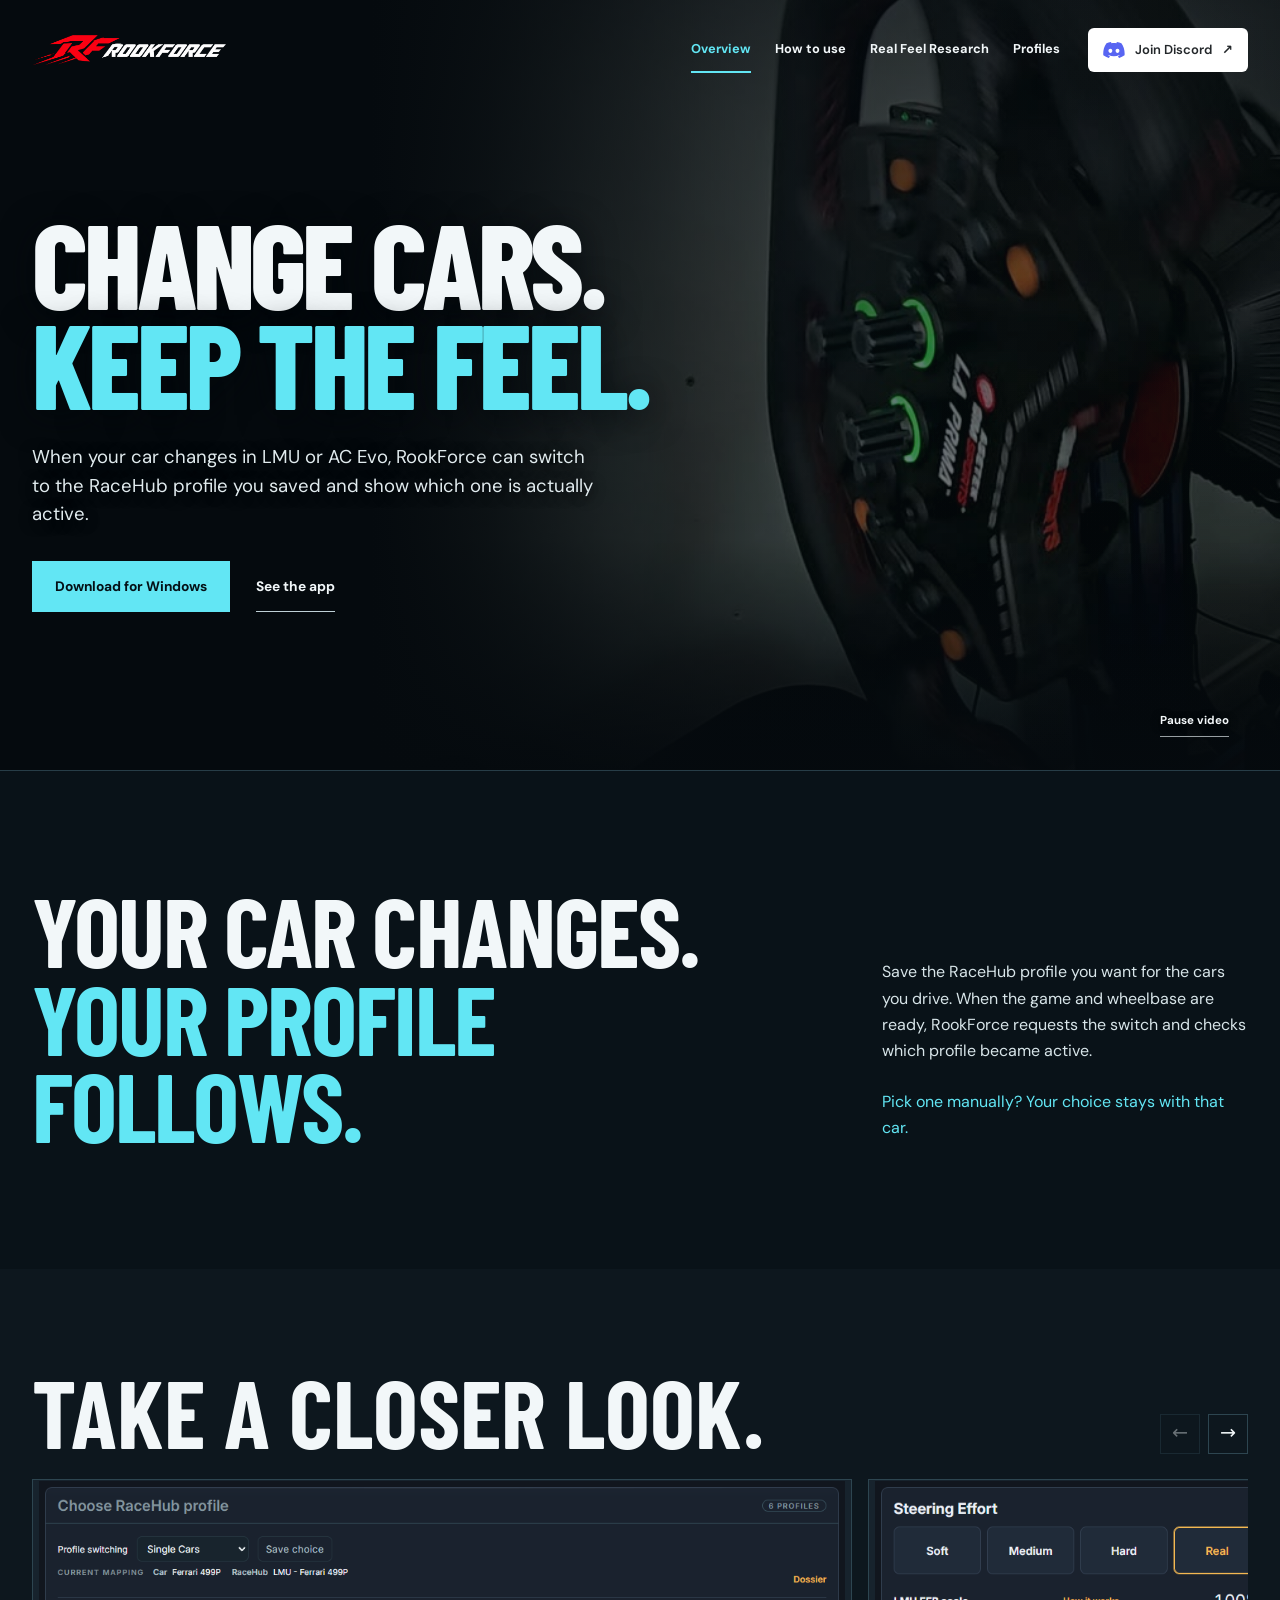
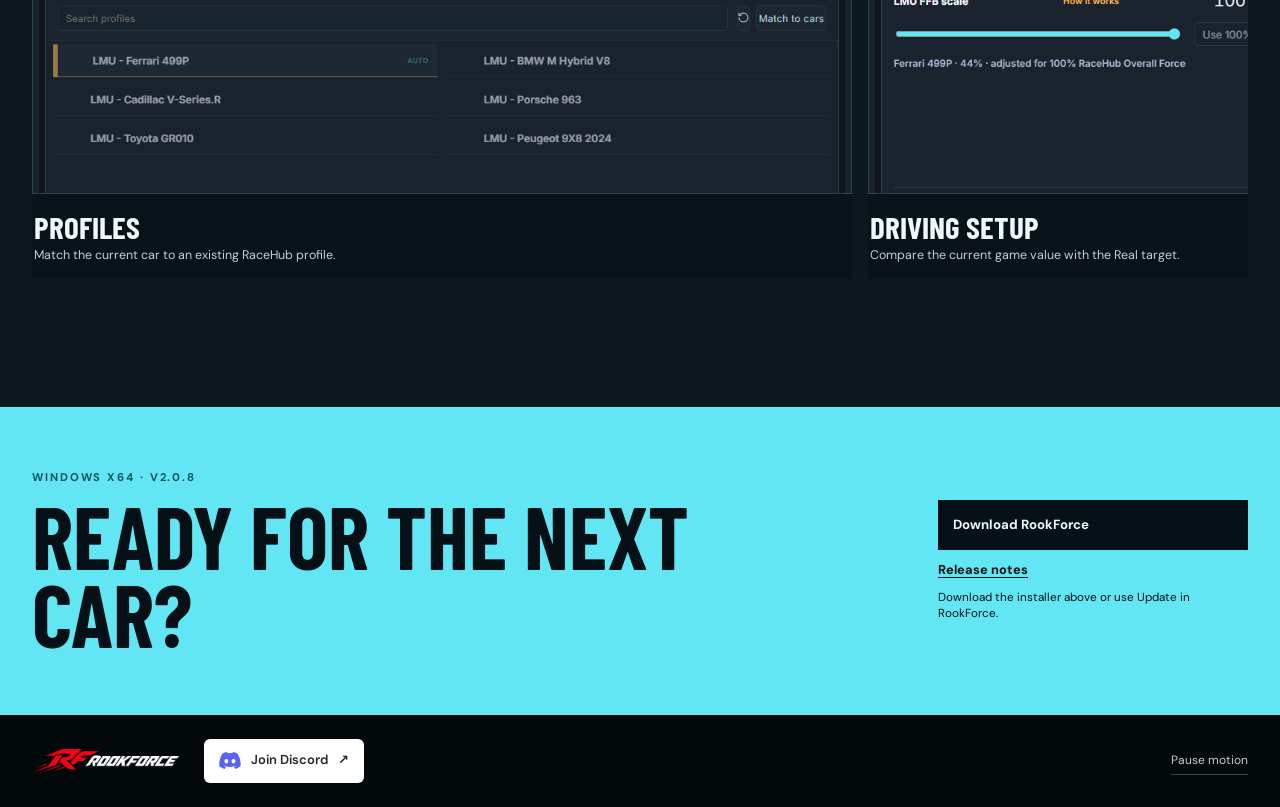
<file: index.html>
<!doctype html>
<html lang="en">
<head>
  <meta charset="utf-8">
  <meta name="viewport" content="width=device-width, initial-scale=1">
  <meta name="theme-color" content="#050a0e">
  <meta name="description" content="RookForce follows your car in LMU and AC Evo, switches to the RaceHub profile you saved when eligible, and checks what is active.">
  <title>RookForce — change cars, keep the feel</title>
  <link rel="icon" href="assets/favicon.svg" type="image/svg+xml">
  <link rel="stylesheet" href="styles.css">
  <link rel="stylesheet" href="research.css">
  <script src="story.js" defer></script>
  <link rel="stylesheet" href="community.css">
</head>
<body>
  <a class="skip-link" href="#main">Skip to content</a>
  <header class="site-header">
    <div class="wrap header-inner">
      <a class="brand" href="#top" aria-label="RookForce, back to top"><img src="assets/rookforce-logo.png" width="1474" height="248" alt="RookForce"></a>
      <nav class="site-nav" aria-label="Main navigation"><a href="index.html" aria-current="page">Overview</a><a href="guide.html">How to use</a><a href="research.html">Real Feel Research</a><a href="profiles.html">Profiles</a><a class="discord-link" href="https://discord.gg/UPVYArKnkH" target="_blank" rel="noopener noreferrer" aria-label="Join Rook Driving Suite Community on Discord (opens in a new tab)"><img src="assets/discord-mark.svg" width="22" height="17" alt="" aria-hidden="true">Join Discord<span aria-hidden="true">↗</span></a></nav>
    </div>
  </header>

  <main id="main">
    <section class="hero" id="top" aria-labelledby="hero-title">
      <div class="hero-film">
        <video class="hero-video" muted loop playsinline preload="metadata" poster="assets/wheel-response-poster.jpg" aria-label="Steering wheel in motion">
          <source src="assets/wheel-response-owner.mp4" type="video/mp4">
          Your browser cannot play this video.
        </video>
        <button class="film-toggle" type="button" aria-label="Play wheel video">Play video</button>
      </div>
      <div class="wrap hero-content">
        <div class="hero-copy">
          <h1 id="hero-title">Change cars.<br><em>Keep the feel.</em></h1>
          <p class="hero-summary">When your car changes in LMU or AC Evo, RookForce can switch to the RaceHub profile you saved and show which one is actually active.</p>
          <div class="hero-actions">
            <a class="button-primary" href="#download">Download for Windows</a>
            <a class="button-quiet" href="#workspace">See the app</a>
          </div>
        </div>
      </div>
    </section>

    <section class="switcher-section" id="auto-switcher" aria-labelledby="switcher-title">
      <div class="wrap switcher-inner">
        <h2 id="switcher-title">Your car changes.<br><em>Your profile follows.</em></h2>
        <div class="switcher-copy">
          <p>Save the RaceHub profile you want for the cars you drive. When the game and wheelbase are ready, RookForce requests the switch and checks which profile became active.</p>
          <p>Pick one manually? Your choice stays with that car.</p>
        </div>
      </div>
    </section>

    <section class="workspace-section" id="workspace" aria-labelledby="workspace-title">
      <div class="wrap">
        <div class="section-heading workspace-heading">
          <div><h2 id="workspace-title">Take a closer look.</h2></div>
          <div class="rail-controls">
            <button class="rail-button" type="button" data-direction="-1" aria-label="Previous screenshots">←</button>
            <button class="rail-button" type="button" data-direction="1" aria-label="Next screenshots">→</button>
          </div>
        </div>
        <div class="screenshot-rail" role="region" aria-label="RookForce screenshots" tabindex="0">
          <figure class="shot-card">
            <button class="shot-open" type="button" aria-label="View Profiles screenshot"><img src="assets/capture-profiles-2.0.3.png" width="1080" height="504" alt="Profiles screen with Single Cars selected and an example Ferrari 499P mapping" loading="lazy"></button>
            <figcaption><h3>Profiles</h3><p>Match the current car to an existing RaceHub profile.</p></figcaption>
          </figure>
          <figure class="shot-card">
            <button class="shot-open" type="button" aria-label="View Driving setup screenshot"><img src="assets/capture-driving-2.0.3.png" width="1080" height="504" alt="Driving setup showing Real steering effort and the LMU force feedback scale" loading="lazy"></button>
            <figcaption><h3>Driving setup</h3><p>Compare the current game value with the Real target.</p></figcaption>
          </figure>
          <figure class="shot-card">
            <button class="shot-open" type="button" aria-label="View Hardware screenshot"><img src="assets/capture-hardware-2.0.3.png" width="1080" height="498" alt="Hardware view showing connected devices and Forte wheelbase settings" loading="lazy"></button>
            <figcaption><h3>Hardware</h3><p>Check connected devices and wheelbase settings.</p></figcaption>
          </figure>
          <figure class="shot-card">
            <button class="shot-open" type="button" aria-label="View Game settings screenshot"><img src="assets/capture-game-settings-2.0.3.png" width="1080" height="316" alt="LMU Game settings with force feedback smoothing, CSV tools, and Overrides" loading="lazy"></button>
            <figcaption><h3>Game settings</h3><p>Review LMU values, edit recommendations via CSV, or set effect overrides.</p></figcaption>
          </figure>
        </div>
      </div>
    </section>

    <section class="download-section" id="download" aria-labelledby="download-title">
      <div class="wrap download-inner">
        <div><span class="download-eyebrow">Windows x64 · v2.0.8</span><h2 id="download-title">Ready for the next car?</h2></div>
        <div class="download-action">
          <a class="download-primary" href="https://github.com/convexrook2/RookForce-Releases/releases/download/v2.0.8/RookForce-Setup-2.0.8.exe">Download RookForce</a>
          <a class="release-link" href="https://github.com/convexrook2/RookForce-Releases/releases/tag/v2.0.8">Release notes</a>
          <p>Download the installer above or use Update in RookForce.</p>
        </div>
      </div>
    </section>
  </main>
  <dialog class="image-modal" aria-labelledby="modal-title" aria-describedby="modal-description">
    <div class="modal-bar">
      <div><span class="eyebrow">Screenshot <span id="modal-count"></span></span><h2 id="modal-title"></h2></div>
      <button class="modal-close" type="button" aria-label="Close screenshot">×</button>
    </div>
    <div class="modal-image-stage"><img class="modal-image" alt=""></div>
    <div class="modal-bottom">
      <p id="modal-description"></p>
      <div class="modal-actions">
        <button class="modal-zoom" type="button" aria-pressed="false">Zoom in</button>
        <button class="modal-prev" type="button" aria-label="Previous screenshot">←</button>
        <button class="modal-next" type="button" aria-label="Next screenshot">→</button>
      </div>
    </div>
  </dialog>
  <footer class="site-footer">
    <div class="wrap footer-inner">
      <a class="footer-brand" href="#top" aria-label="RookForce, back to top"><img src="assets/rookforce-logo.png" width="1474" height="248" alt="RookForce"></a>
      <a class="discord-link" href="https://discord.gg/UPVYArKnkH" target="_blank" rel="noopener noreferrer" aria-label="Join Rook Driving Suite Community on Discord (opens in a new tab)"><img src="assets/discord-mark.svg" width="22" height="17" alt="" aria-hidden="true">Join Discord<span aria-hidden="true">↗</span></a>
      <button class="motion-toggle" type="button" aria-pressed="false">Pause motion</button>
    </div>
  </footer>
</body>
</html>
</file>
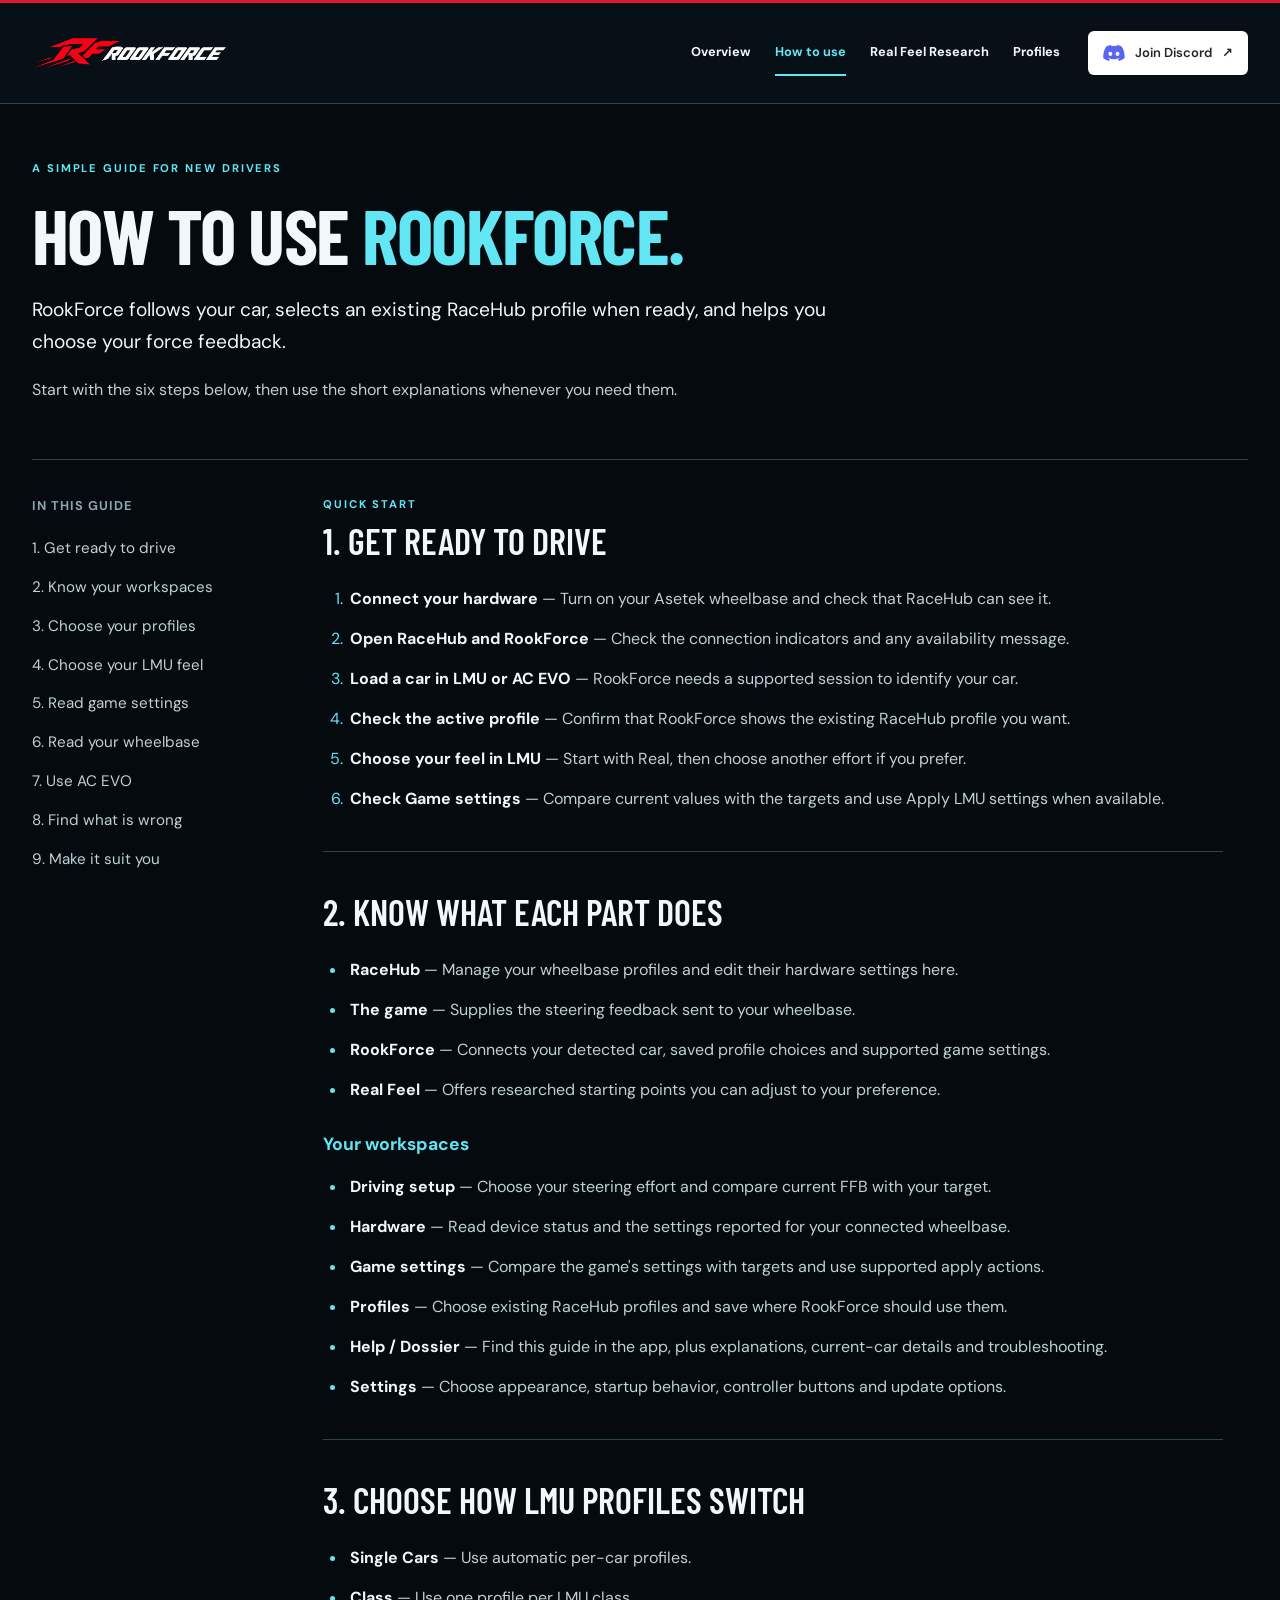
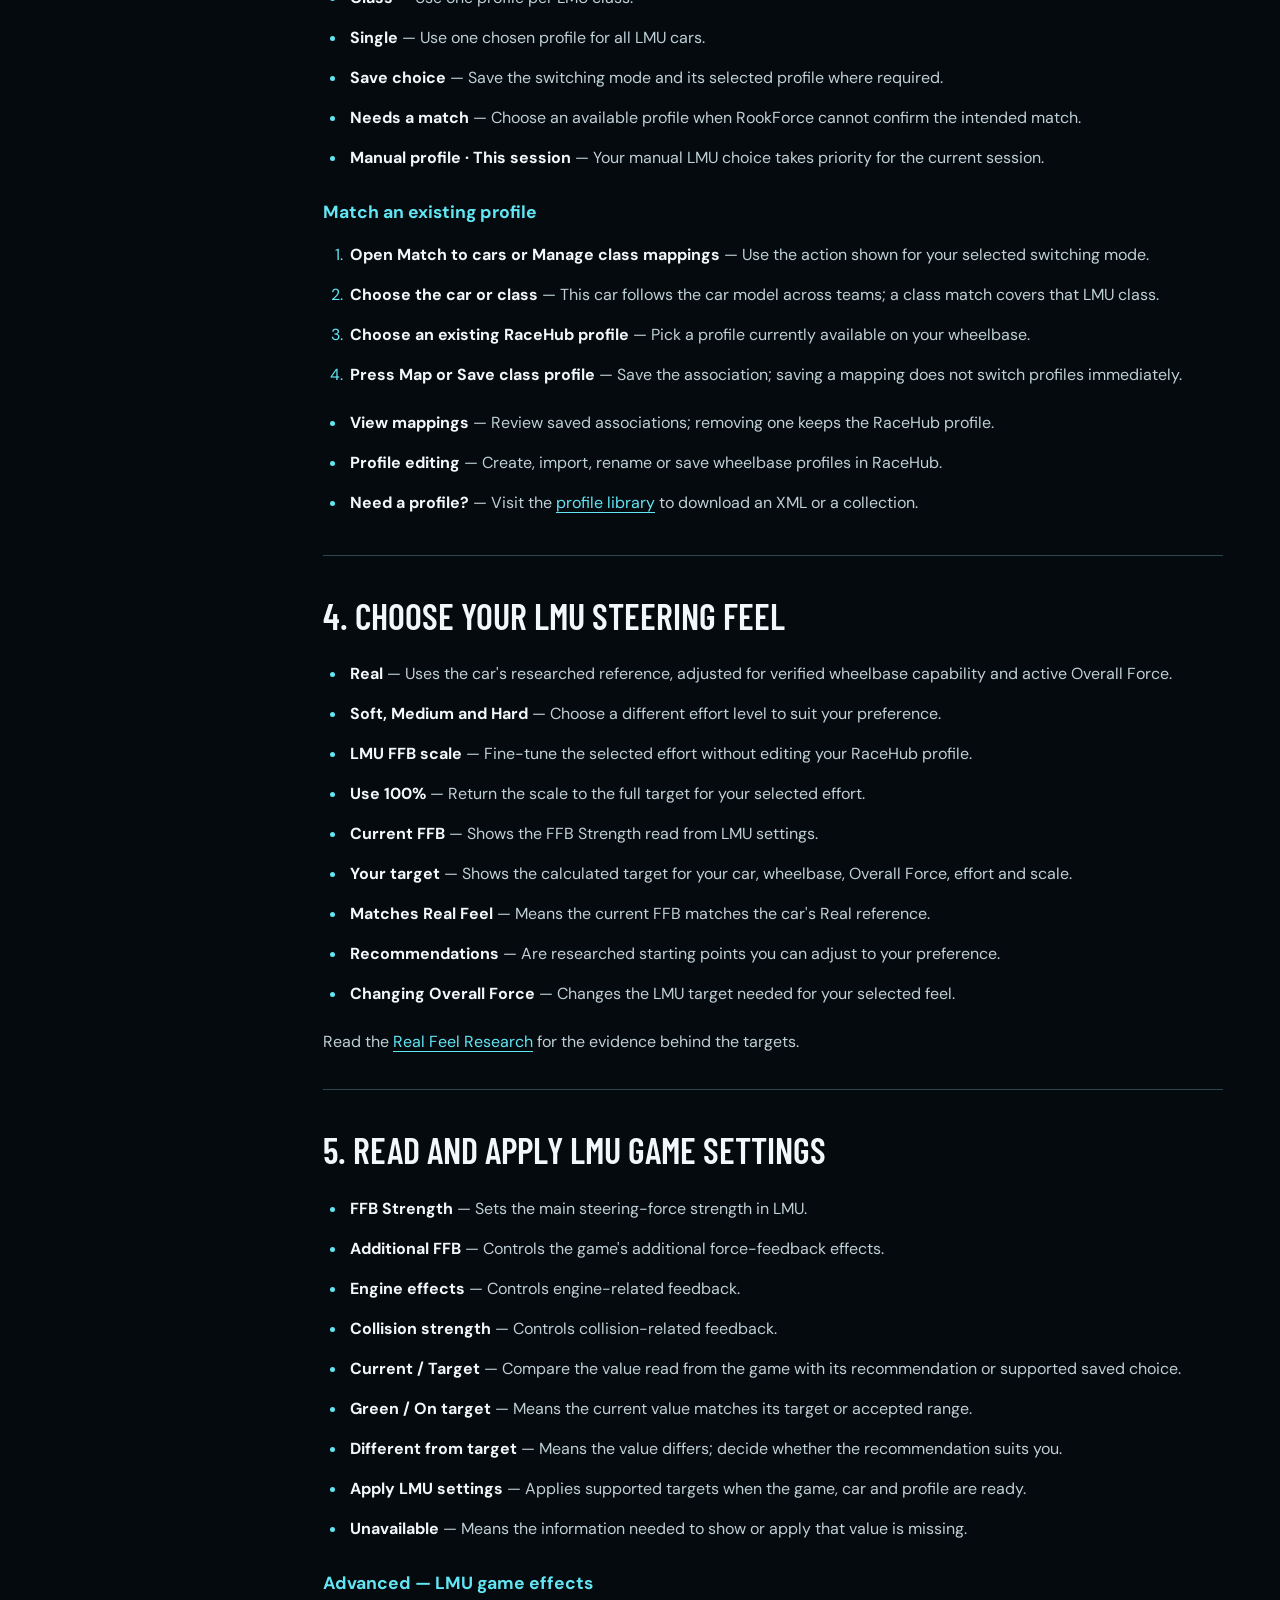
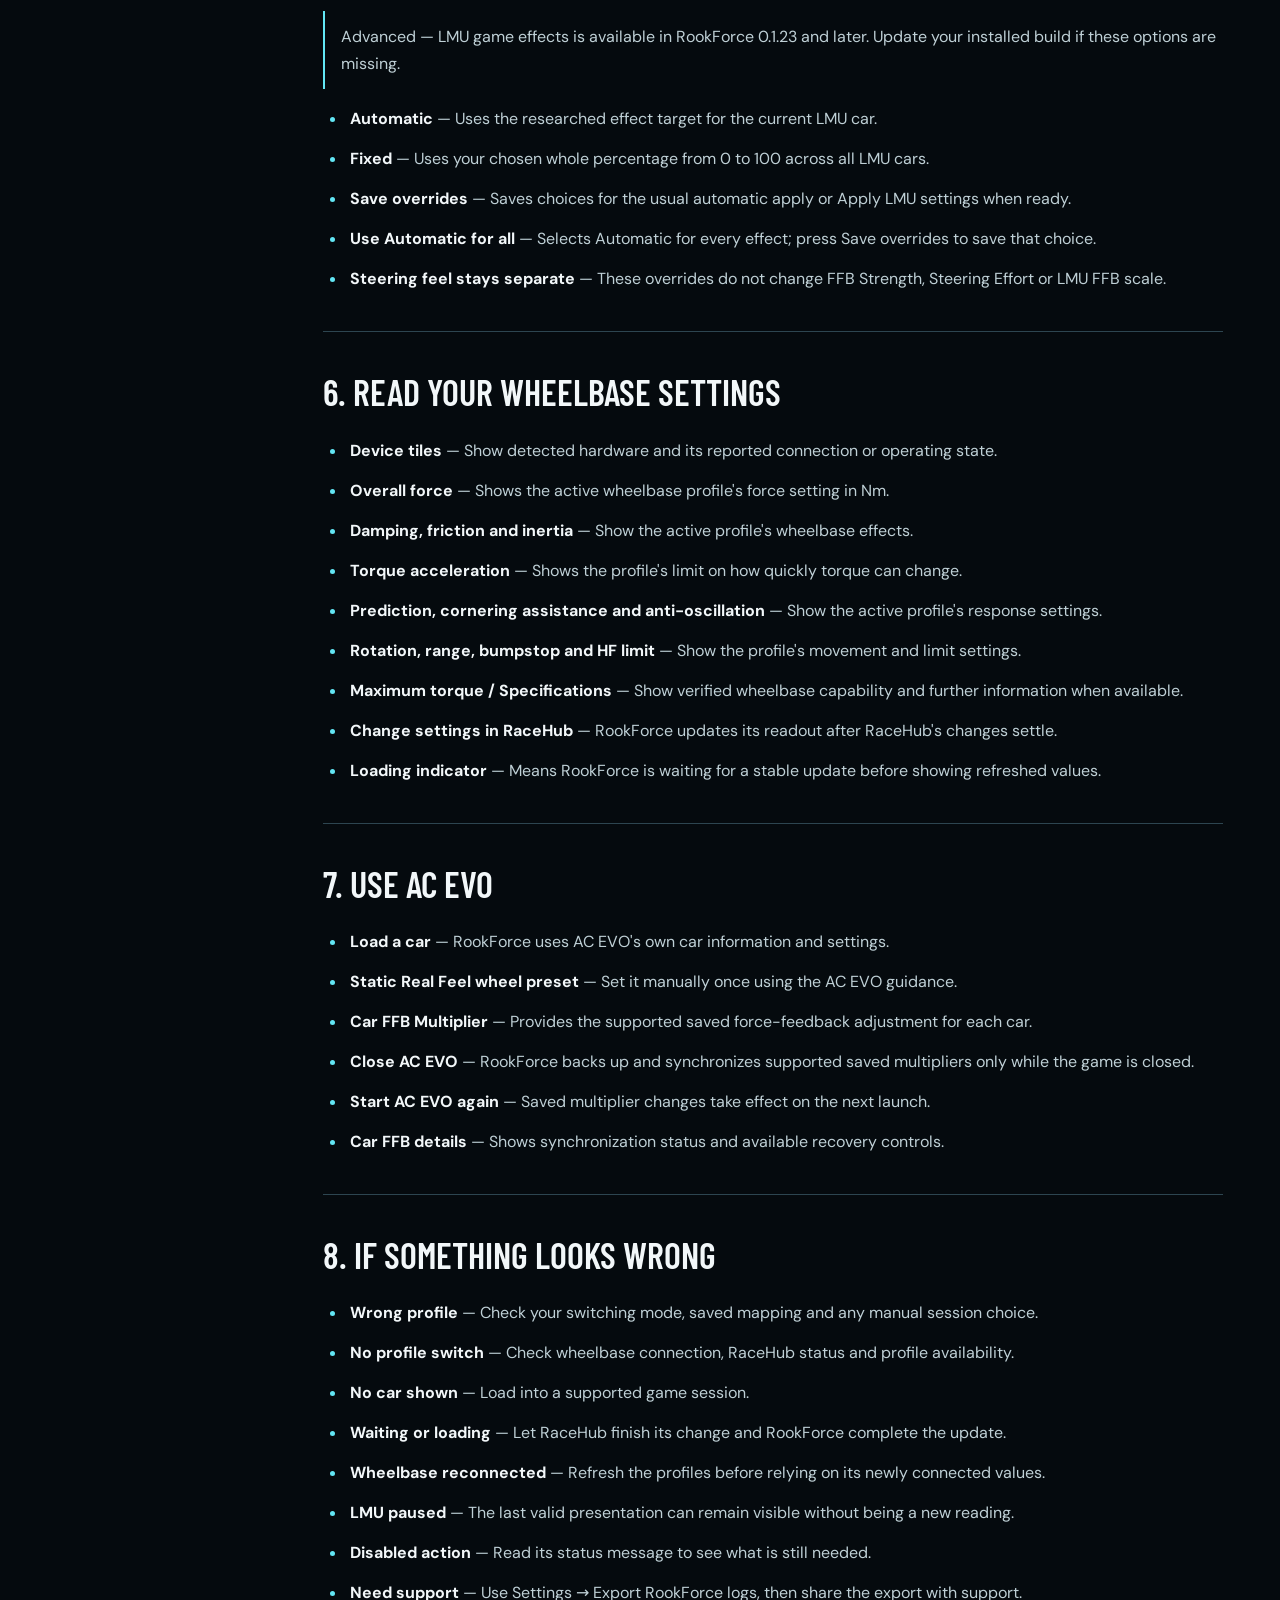
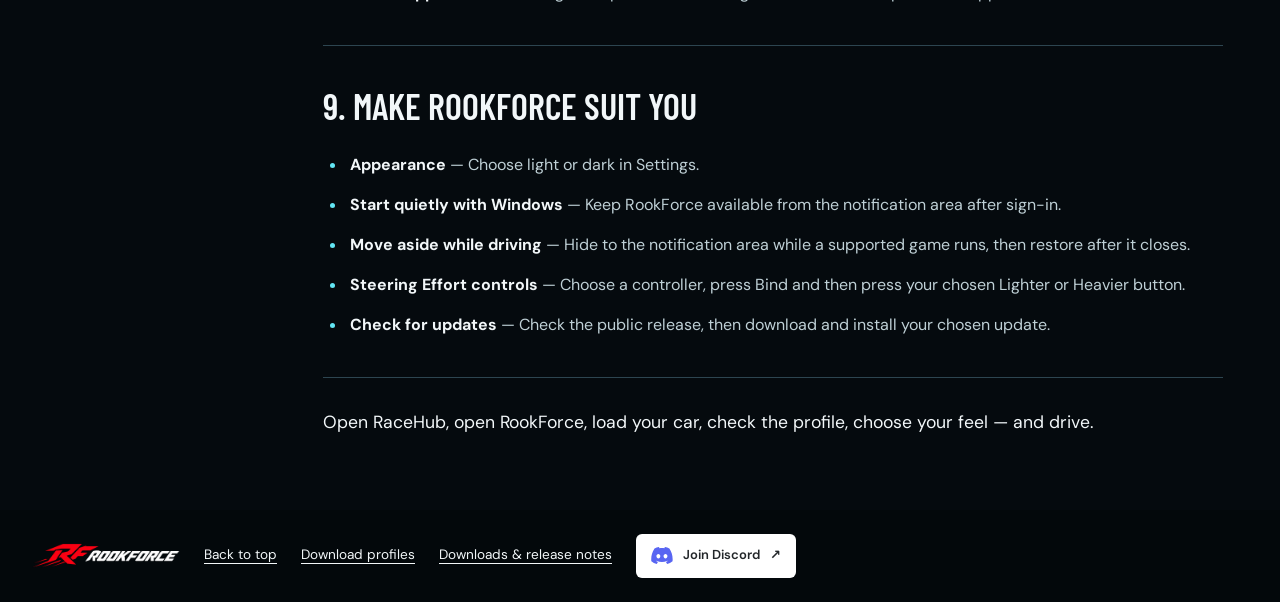
<file: guide.html>
<!doctype html>
<html lang="en">
<head>
  <meta charset="utf-8">
  <meta name="viewport" content="width=device-width, initial-scale=1">
  <meta name="theme-color" content="#050a0e">
  <meta name="description" content="A simple RookForce how-to guide: get started, choose RaceHub profiles, understand Real Feel, adjust LMU settings and use AC EVO.">
  <title>How to use RookForce — Driver guide</title>
  <link rel="icon" href="assets/favicon.svg" type="image/svg+xml">
  <link rel="stylesheet" href="styles.css">
  <link rel="stylesheet" href="research.css">
  <link rel="stylesheet" href="guide.css">
  <link rel="stylesheet" href="community.css">
</head>
<body class="guide-page">
  <a class="skip-link" href="#main">Skip to content</a>
  <header class="site-header">
    <div class="wrap header-inner">
      <a class="brand" href="index.html" aria-label="RookForce overview"><img src="assets/rookforce-logo.png" width="1474" height="248" alt="RookForce"></a>
      <nav class="site-nav" aria-label="Main navigation"><a href="index.html">Overview</a><a href="guide.html" aria-current="page">How to use</a><a href="research.html">Real Feel Research</a><a href="profiles.html">Profiles</a><a class="discord-link" href="https://discord.gg/UPVYArKnkH" target="_blank" rel="noopener noreferrer" aria-label="Join Rook Driving Suite Community on Discord (opens in a new tab)"><img src="assets/discord-mark.svg" width="22" height="17" alt="" aria-hidden="true">Join Discord<span aria-hidden="true">↗</span></a></nav>
    </div>
  </header>
  <main id="main" class="wrap guide-main">
    <section class="guide-intro" aria-labelledby="guide-title">
      <span class="eyebrow">A simple guide for new drivers</span>
      <h1 id="guide-title">How to use <em>RookForce.</em></h1>
      <p class="guide-lead">RookForce follows your car, selects an existing RaceHub profile when ready, and helps you choose your force feedback.</p>
      <p>Start with the six steps below, then use the short explanations whenever you need them.</p>
    </section>
    <div class="guide-layout">
      <nav class="guide-topics" aria-label="Guide topics">
        <h2>In this guide</h2>
        <a href="#quick-start">1. Get ready to drive</a>
        <a href="#workspaces">2. Know your workspaces</a>
        <a href="#profiles">3. Choose your profiles</a>
        <a href="#lmu-feel">4. Choose your LMU feel</a>
        <a href="#game-settings">5. Read game settings</a>
        <a href="#hardware">6. Read your wheelbase</a>
        <a href="#ac-evo">7. Use AC EVO</a>
        <a href="#troubleshooting">8. Find what is wrong</a>
        <a href="#preferences">9. Make it suit you</a>
      </nav>
      <div class="guide-content">
        <section id="quick-start" class="guide-section" aria-labelledby="quick-start-title">
          <span class="eyebrow">Quick start</span>
          <h2 id="quick-start-title">1. Get ready to drive</h2>
          <ol>
            <li><strong>Connect your hardware</strong> — Turn on your Asetek wheelbase and check that RaceHub can see it.</li>
            <li><strong>Open RaceHub and RookForce</strong> — Check the connection indicators and any availability message.</li>
            <li><strong>Load a car in LMU or AC EVO</strong> — RookForce needs a supported session to identify your car.</li>
            <li><strong>Check the active profile</strong> — Confirm that RookForce shows the existing RaceHub profile you want.</li>
            <li><strong>Choose your feel in LMU</strong> — Start with Real, then choose another effort if you prefer.</li>
            <li><strong>Check Game settings</strong> — Compare current values with the targets and use Apply LMU settings when available.</li>
          </ol>
        </section>
        <section id="workspaces" class="guide-section" aria-labelledby="workspaces-title">
          <h2 id="workspaces-title">2. Know what each part does</h2>
          <ul>
            <li><strong>RaceHub</strong> — Manage your wheelbase profiles and edit their hardware settings here.</li>
            <li><strong>The game</strong> — Supplies the steering feedback sent to your wheelbase.</li>
            <li><strong>RookForce</strong> — Connects your detected car, saved profile choices and supported game settings.</li>
            <li><strong>Real Feel</strong> — Offers researched starting points you can adjust to your preference.</li>
          </ul>
          <h3>Your workspaces</h3>
          <ul>
            <li><strong>Driving setup</strong> — Choose your steering effort and compare current FFB with your target.</li>
            <li><strong>Hardware</strong> — Read device status and the settings reported for your connected wheelbase.</li>
            <li><strong>Game settings</strong> — Compare the game's settings with targets and use supported apply actions.</li>
            <li><strong>Profiles</strong> — Choose existing RaceHub profiles and save where RookForce should use them.</li>
            <li><strong>Help / Dossier</strong> — Find this guide in the app, plus explanations, current-car details and troubleshooting.</li>
            <li><strong>Settings</strong> — Choose appearance, startup behavior, controller buttons and update options.</li>
          </ul>
        </section>
        <section id="profiles" class="guide-section" aria-labelledby="profiles-title">
          <h2 id="profiles-title">3. Choose how LMU profiles switch</h2>
          <ul>
            <li><strong>Single Cars</strong> — Use automatic per-car profiles.</li>
            <li><strong>Class</strong> — Use one profile per LMU class.</li>
            <li><strong>Single</strong> — Use one chosen profile for all LMU cars.</li>
            <li><strong>Save choice</strong> — Save the switching mode and its selected profile where required.</li>
            <li><strong>Needs a match</strong> — Choose an available profile when RookForce cannot confirm the intended match.</li>
            <li><strong>Manual profile · This session</strong> — Your manual LMU choice takes priority for the current session.</li>
          </ul>
          <h3>Match an existing profile</h3>
          <ol>
            <li><strong>Open Match to cars or Manage class mappings</strong> — Use the action shown for your selected switching mode.</li>
            <li><strong>Choose the car or class</strong> — This car follows the car model across teams; a class match covers that LMU class.</li>
            <li><strong>Choose an existing RaceHub profile</strong> — Pick a profile currently available on your wheelbase.</li>
            <li><strong>Press Map or Save class profile</strong> — Save the association; saving a mapping does not switch profiles immediately.</li>
          </ol>
          <ul>
            <li><strong>View mappings</strong> — Review saved associations; removing one keeps the RaceHub profile.</li>
            <li><strong>Profile editing</strong> — Create, import, rename or save wheelbase profiles in RaceHub.</li>
            <li><strong>Need a profile?</strong> — Visit the <a href="profiles.html">profile library</a> to download an XML or a collection.</li>
          </ul>
        </section>
        <section id="lmu-feel" class="guide-section" aria-labelledby="lmu-feel-title">
          <h2 id="lmu-feel-title">4. Choose your LMU steering feel</h2>
          <ul>
            <li><strong>Real</strong> — Uses the car's researched reference, adjusted for verified wheelbase capability and active Overall Force.</li>
            <li><strong>Soft, Medium and Hard</strong> — Choose a different effort level to suit your preference.</li>
            <li><strong>LMU FFB scale</strong> — Fine-tune the selected effort without editing your RaceHub profile.</li>
            <li><strong>Use 100%</strong> — Return the scale to the full target for your selected effort.</li>
            <li><strong>Current FFB</strong> — Shows the FFB Strength read from LMU settings.</li>
            <li><strong>Your target</strong> — Shows the calculated target for your car, wheelbase, Overall Force, effort and scale.</li>
            <li><strong>Matches Real Feel</strong> — Means the current FFB matches the car's Real reference.</li>
            <li><strong>Recommendations</strong> — Are researched starting points you can adjust to your preference.</li>
            <li><strong>Changing Overall Force</strong> — Changes the LMU target needed for your selected feel.</li>
          </ul>
          <p>Read the <a href="research.html">Real Feel Research</a> for the evidence behind the targets.</p>
        </section>
        <section id="game-settings" class="guide-section" aria-labelledby="game-settings-title">
          <h2 id="game-settings-title">5. Read and apply LMU game settings</h2>
          <ul>
            <li><strong>FFB Strength</strong> — Sets the main steering-force strength in LMU.</li>
            <li><strong>Additional FFB</strong> — Controls the game's additional force-feedback effects.</li>
            <li><strong>Engine effects</strong> — Controls engine-related feedback.</li>
            <li><strong>Collision strength</strong> — Controls collision-related feedback.</li>
            <li><strong>Current / Target</strong> — Compare the value read from the game with its recommendation or supported saved choice.</li>
            <li><strong>Green / On target</strong> — Means the current value matches its target or accepted range.</li>
            <li><strong>Different from target</strong> — Means the value differs; decide whether the recommendation suits you.</li>
            <li><strong>Apply LMU settings</strong> — Applies supported targets when the game, car and profile are ready.</li>
            <li><strong>Unavailable</strong> — Means the information needed to show or apply that value is missing.</li>
          </ul>
          <h3>Advanced — LMU game effects</h3>
          <p class="guide-note">Advanced — LMU game effects is available in RookForce 0.1.23 and later. Update your installed build if these options are missing.</p>
          <ul>
            <li><strong>Automatic</strong> — Uses the researched effect target for the current LMU car.</li>
            <li><strong>Fixed</strong> — Uses your chosen whole percentage from 0 to 100 across all LMU cars.</li>
            <li><strong>Save overrides</strong> — Saves choices for the usual automatic apply or Apply LMU settings when ready.</li>
            <li><strong>Use Automatic for all</strong> — Selects Automatic for every effect; press Save overrides to save that choice.</li>
            <li><strong>Steering feel stays separate</strong> — These overrides do not change FFB Strength, Steering Effort or LMU FFB scale.</li>
          </ul>
        </section>
        <section id="hardware" class="guide-section" aria-labelledby="hardware-title">
          <h2 id="hardware-title">6. Read your wheelbase settings</h2>
          <ul>
            <li><strong>Device tiles</strong> — Show detected hardware and its reported connection or operating state.</li>
            <li><strong>Overall force</strong> — Shows the active wheelbase profile's force setting in Nm.</li>
            <li><strong>Damping, friction and inertia</strong> — Show the active profile's wheelbase effects.</li>
            <li><strong>Torque acceleration</strong> — Shows the profile's limit on how quickly torque can change.</li>
            <li><strong>Prediction, cornering assistance and anti-oscillation</strong> — Show the active profile's response settings.</li>
            <li><strong>Rotation, range, bumpstop and HF limit</strong> — Show the profile's movement and limit settings.</li>
            <li><strong>Maximum torque / Specifications</strong> — Show verified wheelbase capability and further information when available.</li>
            <li><strong>Change settings in RaceHub</strong> — RookForce updates its readout after RaceHub's changes settle.</li>
            <li><strong>Loading indicator</strong> — Means RookForce is waiting for a stable update before showing refreshed values.</li>
          </ul>
        </section>
        <section id="ac-evo" class="guide-section" aria-labelledby="ac-evo-title">
          <h2 id="ac-evo-title">7. Use AC EVO</h2>
          <ul>
            <li><strong>Load a car</strong> — RookForce uses AC EVO's own car information and settings.</li>
            <li><strong>Static Real Feel wheel preset</strong> — Set it manually once using the AC EVO guidance.</li>
            <li><strong>Car FFB Multiplier</strong> — Provides the supported saved force-feedback adjustment for each car.</li>
            <li><strong>Close AC EVO</strong> — RookForce backs up and synchronizes supported saved multipliers only while the game is closed.</li>
            <li><strong>Start AC EVO again</strong> — Saved multiplier changes take effect on the next launch.</li>
            <li><strong>Car FFB details</strong> — Shows synchronization status and available recovery controls.</li>
          </ul>
        </section>
        <section id="troubleshooting" class="guide-section" aria-labelledby="troubleshooting-title">
          <h2 id="troubleshooting-title">8. If something looks wrong</h2>
          <ul>
            <li><strong>Wrong profile</strong> — Check your switching mode, saved mapping and any manual session choice.</li>
            <li><strong>No profile switch</strong> — Check wheelbase connection, RaceHub status and profile availability.</li>
            <li><strong>No car shown</strong> — Load into a supported game session.</li>
            <li><strong>Waiting or loading</strong> — Let RaceHub finish its change and RookForce complete the update.</li>
            <li><strong>Wheelbase reconnected</strong> — Refresh the profiles before relying on its newly connected values.</li>
            <li><strong>LMU paused</strong> — The last valid presentation can remain visible without being a new reading.</li>
            <li><strong>Disabled action</strong> — Read its status message to see what is still needed.</li>
            <li><strong>Need support</strong> — Use Settings → Export RookForce logs, then share the export with support.</li>
          </ul>
        </section>
        <section id="preferences" class="guide-section" aria-labelledby="preferences-title">
          <h2 id="preferences-title">9. Make RookForce suit you</h2>
          <ul>
            <li><strong>Appearance</strong> — Choose light or dark in Settings.</li>
            <li><strong>Start quietly with Windows</strong> — Keep RookForce available from the notification area after sign-in.</li>
            <li><strong>Move aside while driving</strong> — Hide to the notification area while a supported game runs, then restore after it closes.</li>
            <li><strong>Steering Effort controls</strong> — Choose a controller, press Bind and then press your chosen Lighter or Heavier button.</li>
            <li><strong>Check for updates</strong> — Check the public release, then download and install your chosen update.</li>
          </ul>
        </section>
        <p class="guide-summary">Open RaceHub, open RookForce, load your car, check the profile, choose your feel — and drive.</p>
      </div>
    </div>
  </main>
  <footer class="site-footer">
    <div class="wrap footer-inner">
      <a class="footer-brand" href="index.html" aria-label="RookForce overview"><img src="assets/rookforce-logo.png" width="1474" height="248" alt="RookForce"></a>
      <a href="#main">Back to top</a>
      <a href="profiles.html">Download profiles</a>
      <a href="https://github.com/convexrook2/RookForce-Releases/releases/latest">Downloads &amp; release notes</a>
      <a class="discord-link" href="https://discord.gg/UPVYArKnkH" target="_blank" rel="noopener noreferrer" aria-label="Join Rook Driving Suite Community on Discord (opens in a new tab)"><img src="assets/discord-mark.svg" width="22" height="17" alt="" aria-hidden="true">Join Discord<span aria-hidden="true">↗</span></a>
    </div>
  </footer>
</body>
</html>
</file>
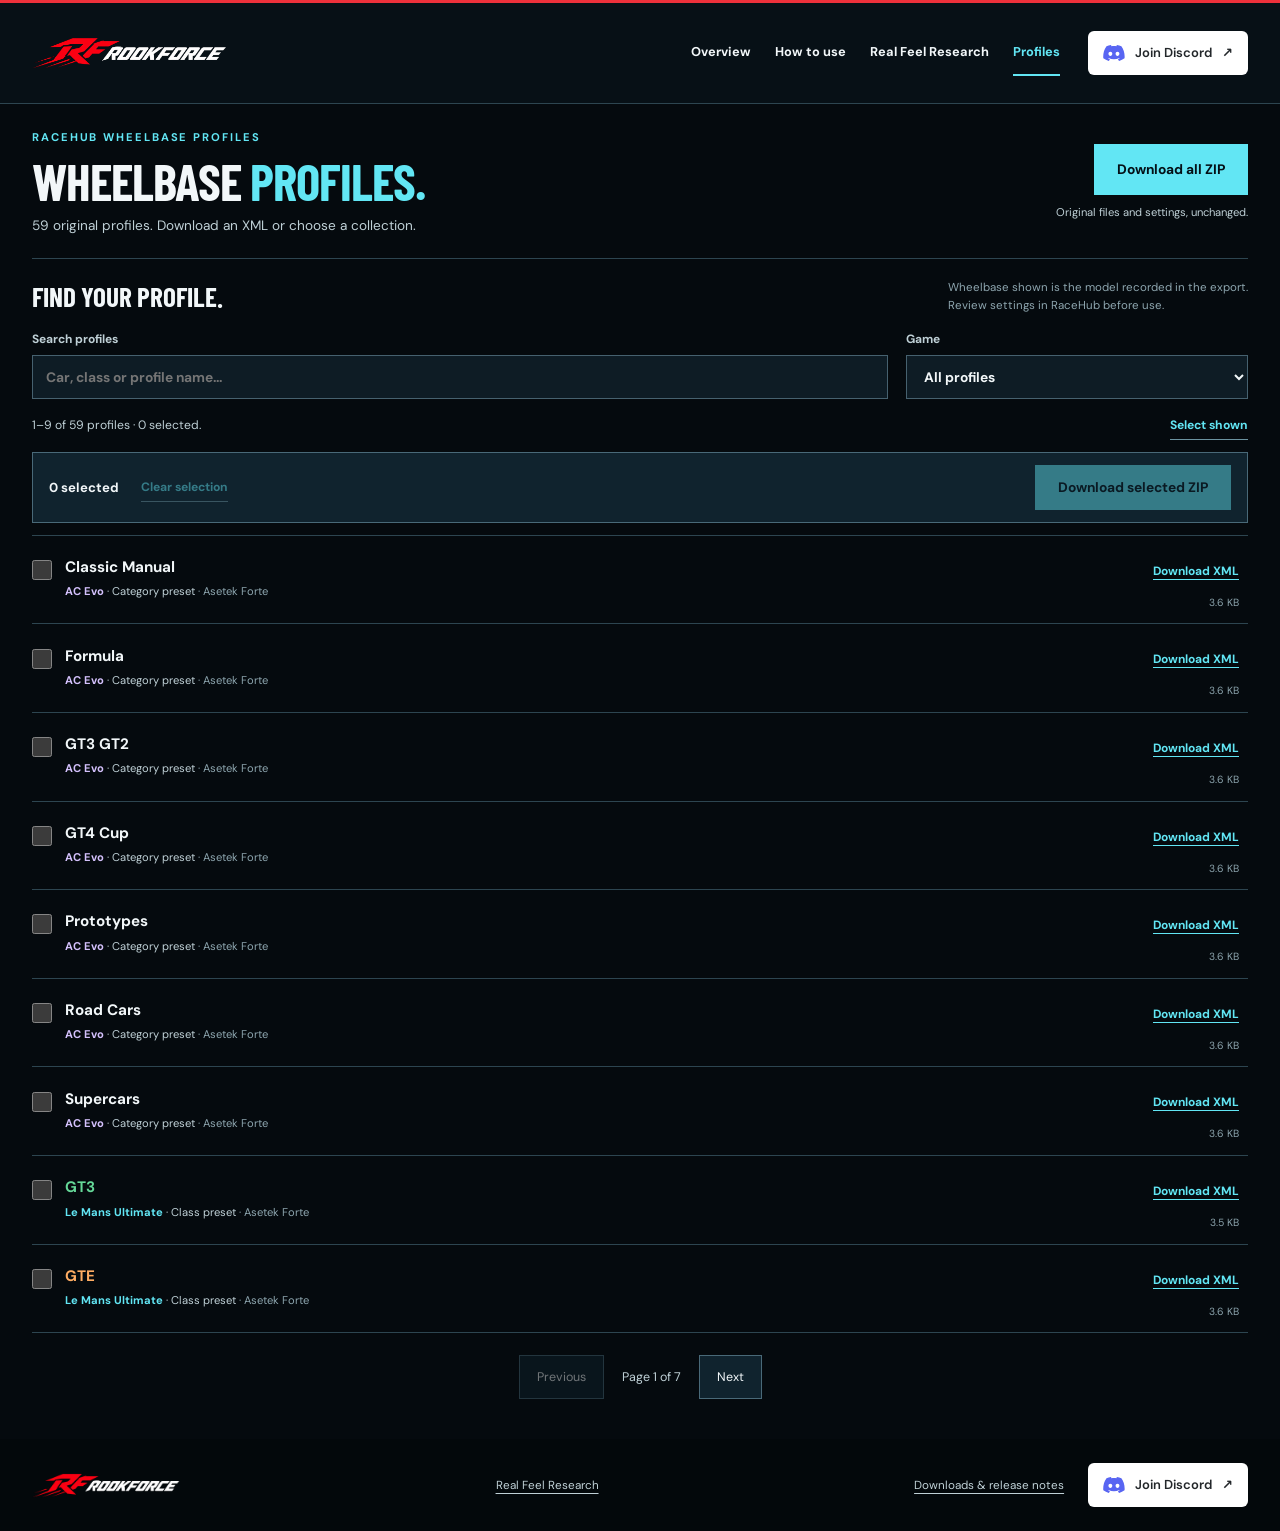
<file: profiles.html>
<!doctype html>
<html lang="en">
<head>
  <meta charset="utf-8">
  <meta name="viewport" content="width=device-width, initial-scale=1">
  <meta name="theme-color" content="#050a0e">
  <meta name="description" content="Download original RaceHub wheelbase profiles for Le Mans Ultimate, AC Evo and class presets. Choose individual XML files or a collection in one ZIP.">
  <title>Wheelbase Profiles — RookForce</title>
  <link rel="icon" href="assets/favicon.svg" type="image/svg+xml">
  <link rel="stylesheet" href="styles.css">
  <link rel="stylesheet" href="research.css">
  <link rel="stylesheet" href="profiles.css">
  <script type="module" src="profiles.js"></script>
  <link rel="stylesheet" href="community.css">
</head>
<body class="profiles-page">
  <a class="skip-link" href="#main">Skip to content</a>
  <header class="site-header"><div class="wrap header-inner">
    <a class="brand" href="index.html" aria-label="RookForce overview"><img src="assets/rookforce-logo.png" width="1474" height="248" alt="RookForce"></a>
    <nav class="site-nav" aria-label="Main navigation"><a href="index.html">Overview</a><a href="guide.html">How to use</a><a href="research.html">Real Feel Research</a><a href="profiles.html" aria-current="page">Profiles</a><a class="discord-link" href="https://discord.gg/UPVYArKnkH" target="_blank" rel="noopener noreferrer" aria-label="Join Rook Driving Suite Community on Discord (opens in a new tab)"><img src="assets/discord-mark.svg" width="22" height="17" alt="" aria-hidden="true">Join Discord<span aria-hidden="true">↗</span></a></nav>
  </div></header>
  <main id="main" class="wrap profiles-main">
    <section class="profiles-intro" aria-labelledby="profiles-title">
      <div><span class="eyebrow">RaceHub wheelbase profiles</span><h1 id="profiles-title">Wheelbase <em>profiles.</em></h1><p>59 original profiles. Download an XML or choose a collection.</p></div>
      <aside class="profiles-all"><a class="button-primary" href="profiles/RookForce-Wheelbase-Profiles.zip" download="RookForce-Wheelbase-Profiles.zip">Download all ZIP</a><p>Original files and settings, unchanged.</p></aside>
    </section>
    <section class="profiles-library" aria-labelledby="library-title">
      <div class="profiles-heading"><h2 id="library-title">Find your profile.</h2><p>Wheelbase shown is the model recorded in the export.<br>Review settings in RaceHub before use.</p></div>
      <div class="profiles-filters">
        <label>Search profiles<input id="profile-search" type="search" placeholder="Car, class or profile name…" autocomplete="off"></label>
        <label>Game<select id="profile-game"><option value="">All profiles</option><option>Le Mans Ultimate</option><option>AC Evo</option></select></label>
      </div>
      <div class="profiles-list-tools"><p id="profile-status" role="status" aria-live="polite">Loading profiles…</p><button id="select-shown" type="button" disabled>Select shown</button></div>
      <noscript><p>Download all ZIP above contains the complete collection. Enable JavaScript to browse individual files and choose a selection.</p></noscript>
      <div class="profile-selection" aria-label="Selected profiles">
        <div><strong id="selection-count">0 selected</strong><button id="clear-selection" type="button" disabled>Clear selection</button></div>
        <button id="download-selected" class="button-primary" type="button" disabled>Download selected ZIP</button>
      </div>
      <p id="download-status" class="download-status" role="status" aria-live="polite"></p>
      <ul id="profile-list" class="profile-list" aria-label="Wheelbase profiles"></ul>
      <nav id="profiles-pager" class="profiles-pager" aria-label="Profile pages" hidden>
        <button id="profiles-previous" type="button" disabled>Previous</button>
        <span id="profiles-page-count">Page 1 of 1</span>
        <button id="profiles-next" type="button" disabled>Next</button>
      </nav>
      <p id="profile-empty" class="profile-empty" hidden>No profiles match. Clear your search or choose another game.</p>
    </section>
  </main>
  <footer class="site-footer"><div class="wrap footer-inner"><a class="footer-brand" href="index.html" aria-label="RookForce overview"><img src="assets/rookforce-logo.png" width="1474" height="248" alt="RookForce"></a><a class="profiles-footer-link" href="research.html">Real Feel Research</a><a class="profiles-footer-link" href="index.html#download">Downloads &amp; release notes</a><a class="discord-link" href="https://discord.gg/UPVYArKnkH" target="_blank" rel="noopener noreferrer" aria-label="Join Rook Driving Suite Community on Discord (opens in a new tab)"><img src="assets/discord-mark.svg" width="22" height="17" alt="" aria-hidden="true">Join Discord<span aria-hidden="true">↗</span></a></div></footer>
</body>
</html>
</file>
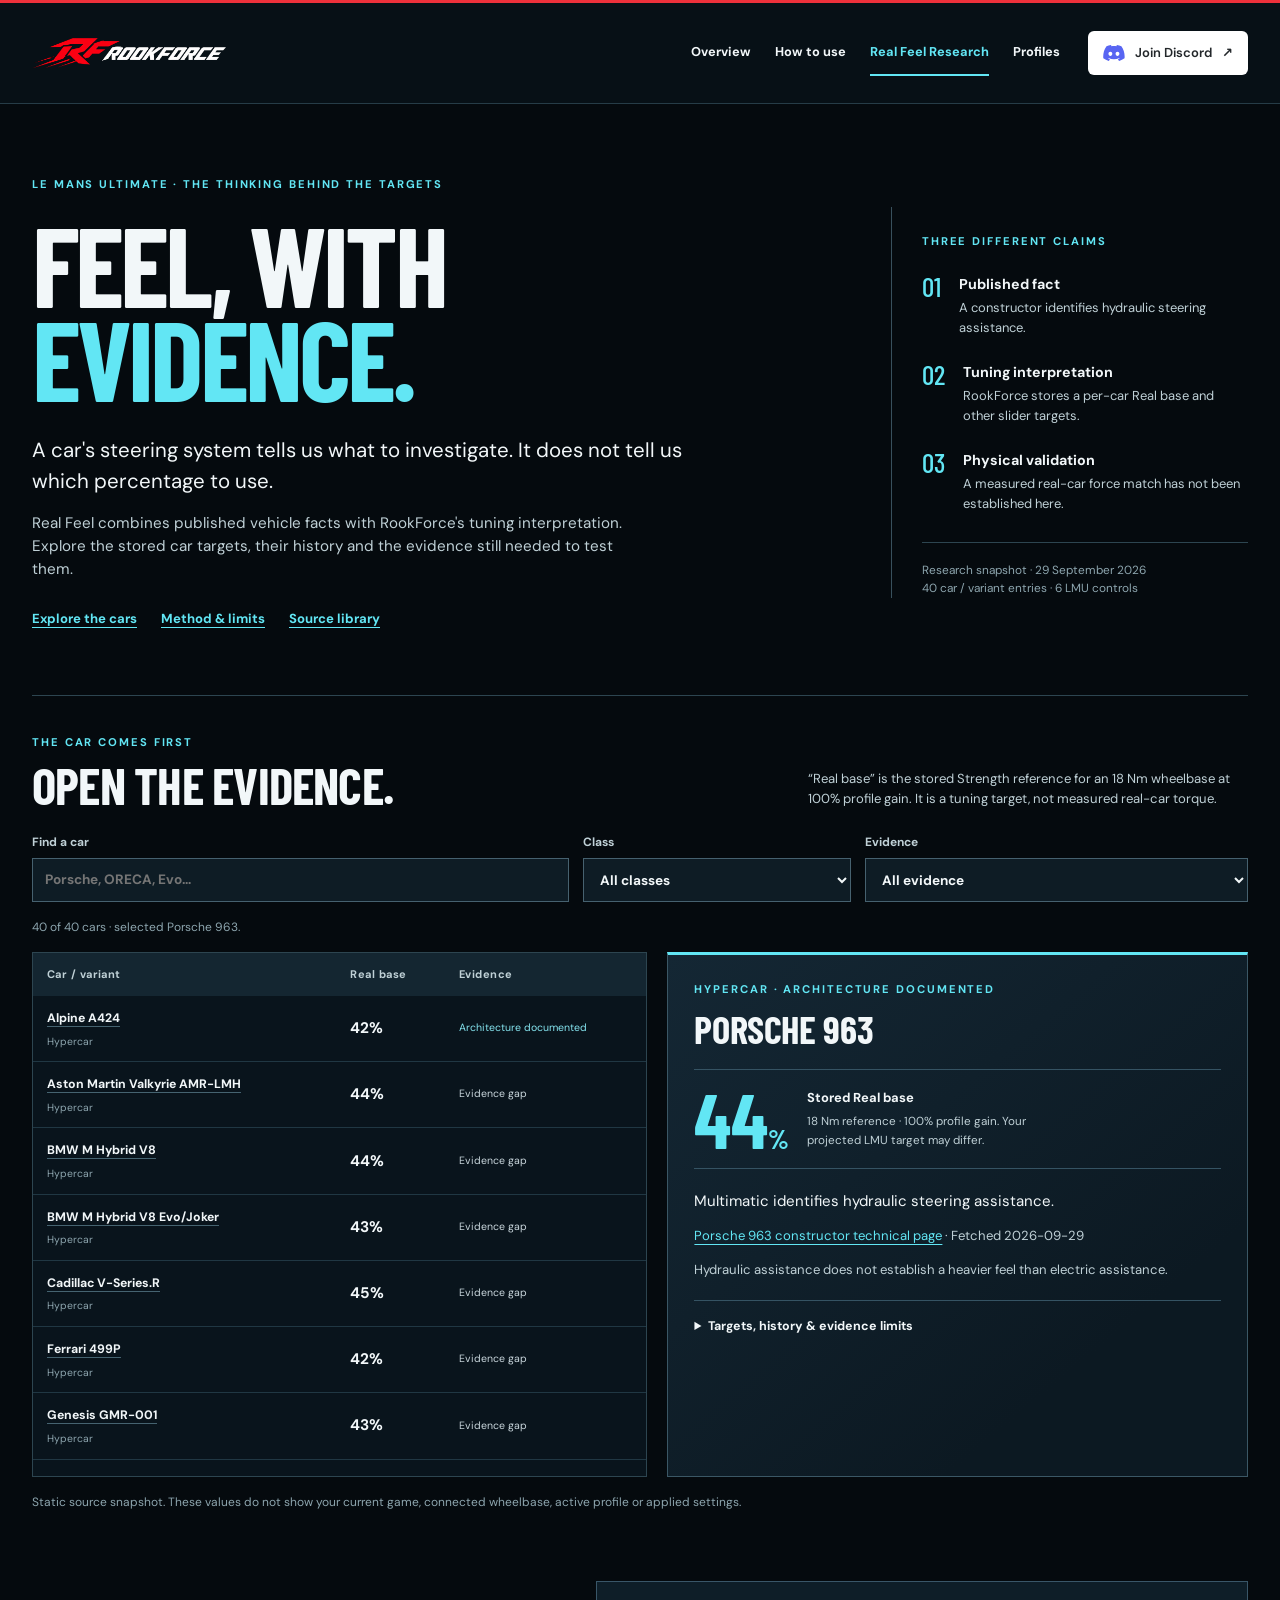
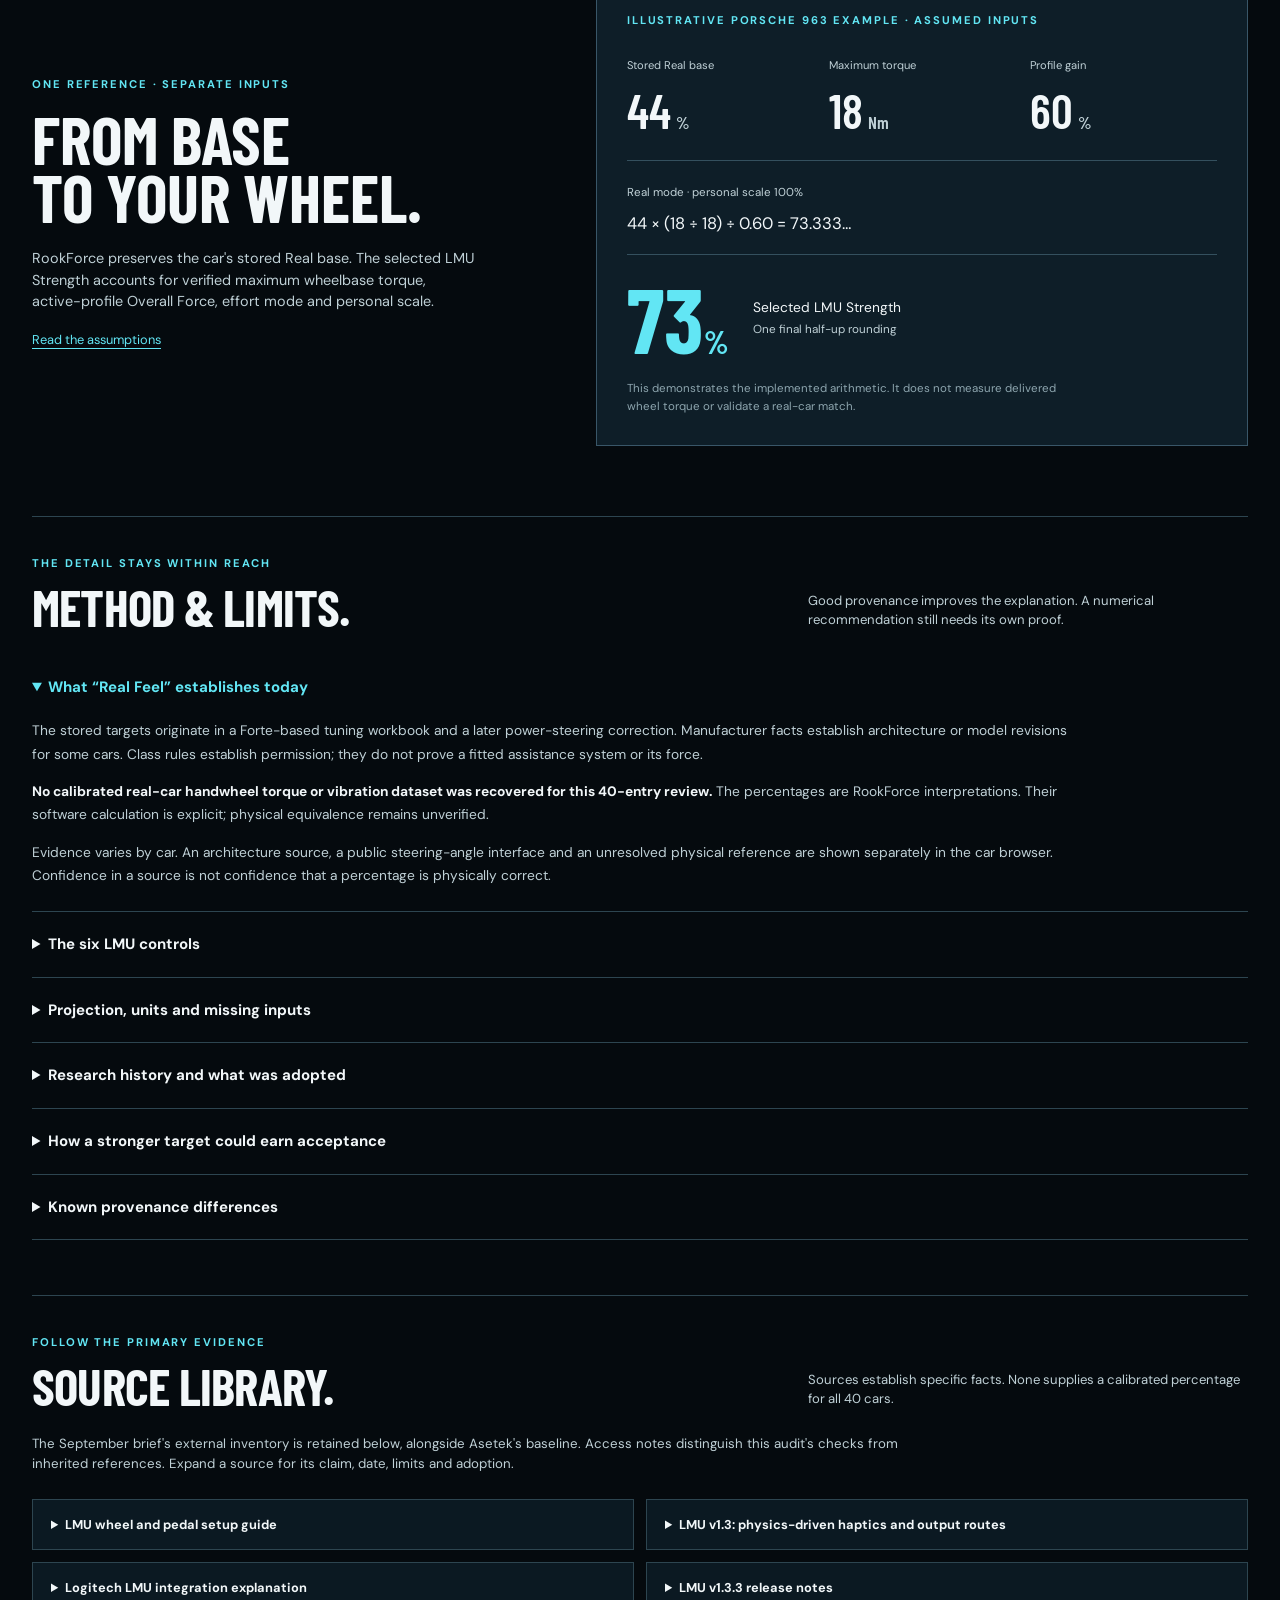
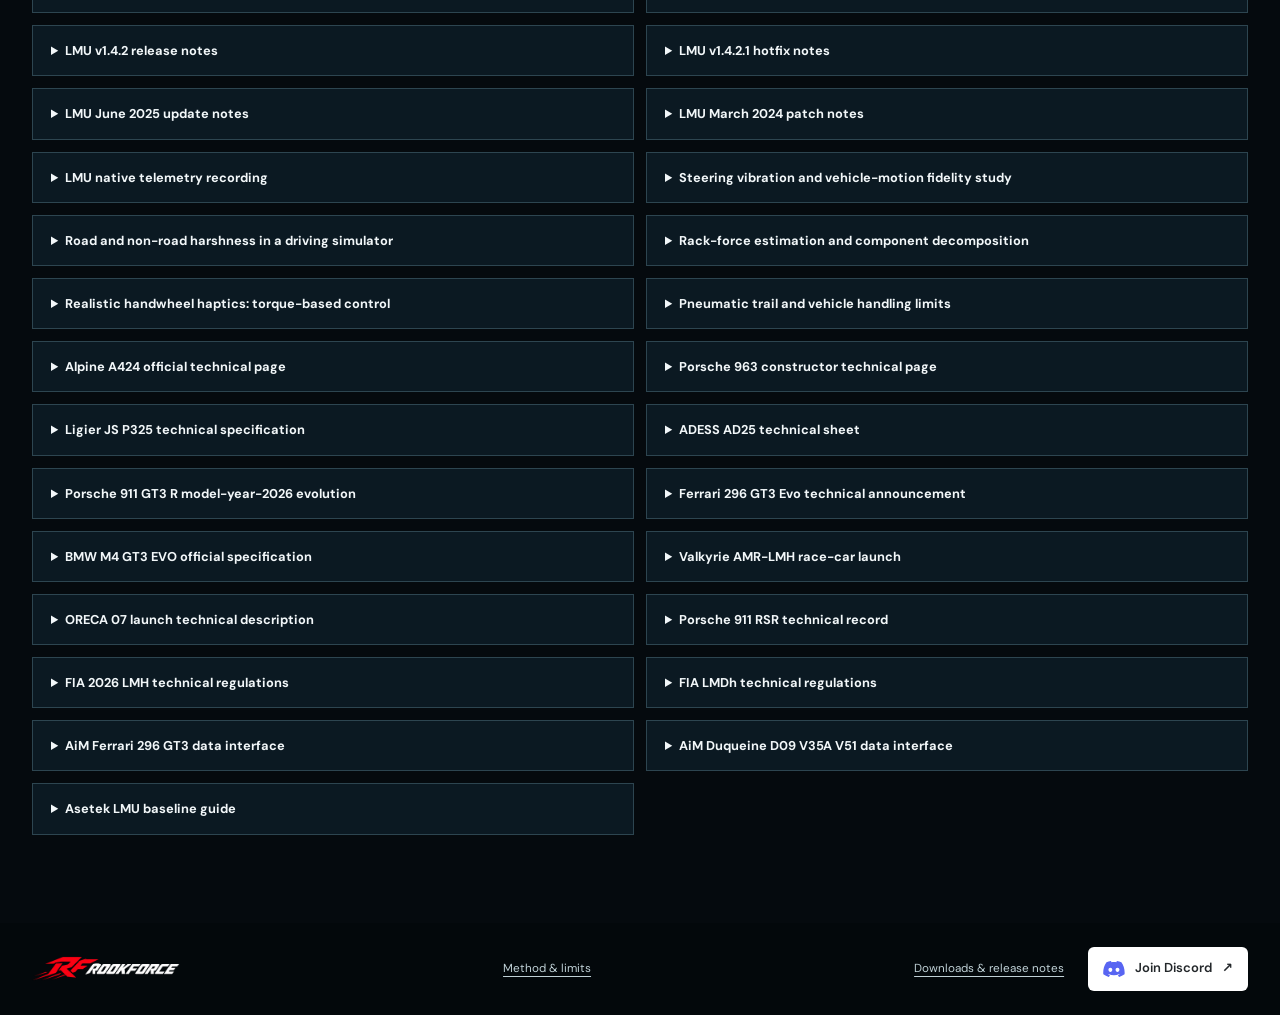
<file: research.html>
<!doctype html>
<html lang="en">
<head>
  <meta charset="utf-8">
  <meta name="viewport" content="width=device-width, initial-scale=1">
  <meta name="theme-color" content="#050a0e">
  <meta name="description" content="Explore RookForce's LMU Real Feel research: per-car evidence, stored tuning targets, calculation examples and the limits of what has been measured.">
  <title>Real Feel Research — RookForce</title>
  <link rel="icon" href="assets/favicon.svg" type="image/svg+xml">
  <link rel="stylesheet" href="styles.css">
  <link rel="stylesheet" href="research.css">
  <script src="research.js" defer></script>
  <link rel="stylesheet" href="community.css">
</head>
<body class="research-page">
  <a class="skip-link" href="#main">Skip to content</a>
  <header class="site-header">
    <div class="wrap header-inner">
      <a class="brand" href="index.html" aria-label="RookForce overview"><img src="assets/rookforce-logo.png" width="1474" height="248" alt="RookForce"></a>
      <nav class="site-nav" aria-label="Main navigation"><a href="index.html">Overview</a><a href="guide.html">How to use</a><a href="research.html" aria-current="page">Real Feel Research</a><a href="profiles.html">Profiles</a><a class="discord-link" href="https://discord.gg/UPVYArKnkH" target="_blank" rel="noopener noreferrer" aria-label="Join Rook Driving Suite Community on Discord (opens in a new tab)"><img src="assets/discord-mark.svg" width="22" height="17" alt="" aria-hidden="true">Join Discord<span aria-hidden="true">↗</span></a></nav>
    </div>
  </header>
  <main id="main" class="wrap research-main">
    <section class="research-intro" aria-labelledby="research-title">
      <div>
        <span class="eyebrow">Le Mans Ultimate · the thinking behind the targets</span>
        <h1 id="research-title">Feel, with<br><em>evidence.</em></h1>
        <p class="research-lead">A car's steering system tells us what to investigate. It does not tell us which percentage to use.</p>
        <p class="research-deck">Real Feel combines published vehicle facts with RookForce's tuning interpretation. Explore the stored car targets, their history and the evidence still needed to test them.</p>
        <div class="research-jumps"><a href="#cars">Explore the cars</a><a href="#method">Method &amp; limits</a><a href="#sources">Source library</a></div>
      </div>
      <aside class="research-principle" aria-label="How to read this research">
        <span class="eyebrow">Three different claims</span>
        <div><span class="principle-number">01</span><p><strong>Published fact</strong>A constructor identifies hydraulic steering assistance.</p></div>
        <div><span class="principle-number">02</span><p><strong>Tuning interpretation</strong>RookForce stores a per-car Real base and other slider targets.</p></div>
        <div><span class="principle-number">03</span><p><strong>Physical validation</strong>A measured real-car force match has not been established here.</p></div>
        <p class="snapshot-note">Research snapshot · 29 September 2026<br>40 car / variant entries · 6 LMU controls</p>
      </aside>
    </section>

    <section class="research-cars" id="cars" aria-labelledby="cars-title">
      <div class="research-section-heading"><div><span class="eyebrow">The car comes first</span><h2 id="cars-title">Open the evidence.</h2></div><p>“Real base” is the stored Strength reference for an 18 Nm wheelbase at 100% profile gain. It is a tuning target, not measured real-car torque.</p></div>
      <div class="research-filters">
        <label>Find a car<input id="car-search" type="search" placeholder="Porsche, ORECA, Evo…" autocomplete="off"></label>
        <label>Class<select id="class-filter"><option value="">All classes</option><option>Hypercar</option><option>LMGT3</option><option>LMP2</option><option>ELMS LMP2</option><option>LMP3</option><option>GTE</option></select></label>
        <label>Evidence<select id="evidence-filter"><option value="">All evidence</option><option value="documented">Published architecture or variant</option><option value="related">Related or limited evidence</option><option value="gap">Exact-car evidence gap</option></select></label>
      </div>
      <p id="car-status" class="research-status" role="status" aria-live="polite">Loading the research snapshot…</p>
      <noscript><p>Enable JavaScript to browse the car snapshot. The methodology, example and source overview below remain available.</p></noscript>
      <div class="car-workspace">
        <div class="car-library" tabindex="0" role="region" aria-label="Scrollable car research list">
          <table class="car-table"><caption class="sr-only">Stored exact-car Real bases and available evidence. Select a car to read its research.</caption><thead><tr><th scope="col">Car / variant</th><th scope="col">Real base</th><th scope="col">Evidence</th></tr></thead><tbody id="car-rows"></tbody></table>
          <p id="empty-cars" hidden>No cars match. Clear the search or choose a different filter.</p>
        </div>
        <article id="car-detail" class="car-detail" aria-label="Selected car research"><p>Select a car to see its evidence and stored targets.</p></article>
      </div>
      <p class="research-caption">Static source snapshot. These values do not show your current game, connected wheelbase, active profile or applied settings.</p>
    </section>

    <section class="research-example" id="calculation" aria-labelledby="example-title">
      <div><span class="eyebrow">One reference · separate inputs</span><h2 id="example-title">From base<br>to your wheel.</h2><p>RookForce preserves the car's stored Real base. The selected LMU Strength accounts for verified maximum wheelbase torque, active-profile Overall Force, effort mode and personal scale.</p><a href="#projection-details">Read the assumptions</a></div>
      <div class="calculation-card">
        <span class="eyebrow">Illustrative Porsche 963 example · assumed inputs</span>
        <div class="calculation-inputs"><div><span>Stored Real base</span><strong>44<span>%</span></strong></div><div><span>Maximum torque</span><strong>18<span>Nm</span></strong></div><div><span>Profile gain</span><strong>60<span>%</span></strong></div></div>
        <div class="calculation-equation"><span>Real mode · personal scale 100%</span><p>44 × (18 ÷ 18) ÷ 0.60 = 73.333…</p></div>
        <div class="calculation-result"><strong>73<span>%</span></strong><p>Selected LMU Strength<br><span>One final half-up rounding</span></p></div>
        <p class="calculation-note">This demonstrates the implemented arithmetic. It does not measure delivered wheel torque or validate a real-car match.</p>
      </div>
    </section>

    <section class="research-method" id="method" aria-labelledby="method-title">
      <div class="research-section-heading"><div><span class="eyebrow">The detail stays within reach</span><h2 id="method-title">Method &amp; limits.</h2></div><p>Good provenance improves the explanation. A numerical recommendation still needs its own proof.</p></div>
      <details open><summary>What “Real Feel” establishes today</summary><div class="disclosure-body"><p>The stored targets originate in a Forte-based tuning workbook and a later power-steering correction. Manufacturer facts establish architecture or model revisions for some cars. Class rules establish permission; they do not prove a fitted assistance system or its force.</p><p><strong>No calibrated real-car handwheel torque or vibration dataset was recovered for this 40-entry review.</strong> The percentages are RookForce interpretations. Their software calculation is explicit; physical equivalence remains unverified.</p><p>Evidence varies by car. An architecture source, a public steering-angle interface and an unresolved physical reference are shown separately in the car browser. Confidence in a source is not confidence that a percentage is physically correct.</p></div></details>
      <details><summary>The six LMU controls</summary><div class="disclosure-body control-grid">
        <div><h3>Strength</h3><p>Adjusts feedback intensity. Only this target receives effort-mode, wheelbase, profile-gain and personal-scale projection.</p><a href="https://guide.lemansultimate.com/hc/en-gb/articles/13152295737359-How-to-set-up-your-wheel-and-pedals">Official wheel guide</a></div>
        <div><h3>Additional FFB</h3><p>LMU can mix physics-triggered vibrotactile cues into ordinary FFB. That supports investigating the cues, without assuming zero or any other amount is automatically realistic.</p><a href="https://lemansultimate.com/le-mans-ultimate-releases-v1-3-update-with-final-elms-content-performance-updates/">Studio 397's explanation</a></div>
        <div><h3>Engine effects</h3><p>LMU uses this name on its Haptics page. RookForce's setting binding identifies the option; its complete physical output route remains unresolved.</p><a href="https://guide.lemansultimate.com/hc/en-gb/articles/16364215047311-V1-3-3-Update-3-Patch-3">Official v1.3.3 notes</a></div>
        <div><h3>Sensitivity</h3><p>Shapes response separately from gain. RookForce's catalog resolver enforces a minimum of 100%; that does not certify the full response curve.</p><a href="https://guide.lemansultimate.com/hc/en-gb/articles/13152295737359-How-to-set-up-your-wheel-and-pedals">Official control description</a></div>
        <div><h3>Smoothing</h3><p>Softens rapid force changes. Filtering can affect texture and timing; a “refined” car description cannot choose a level.</p><a href="https://guide.lemansultimate.com/hc/en-gb/articles/13152295737359-How-to-set-up-your-wheel-and-pedals">Official wheel guide</a></div>
        <div><h3>Collision</h3><p>Adjusts impact feedback. The stored policy is separate from architecture and from measured steering effort.</p><a href="https://guide.lemansultimate.com/hc/en-gb/articles/13152295737359-How-to-set-up-your-wheel-and-pedals">Official wheel guide</a></div>
      </div></details>
      <details id="projection-details"><summary>Projection, units and missing inputs</summary><div class="disclosure-body"><p class="formula">Selected % = Real base % × (18 Nm ÷ verified maximum Nm) × mode × personal scale ÷ active-profile gain</p><p>Mode factors are Soft 0.80, Medium 0.90, Hard 0.95 and Real 1.00. Personal scale is 50–100% in 5-point steps; gain and personal scale are fractions in this equation. The implementation retains precision, rounds once half-up and caps LMU Strength at 100%.</p><p>A capped target is marked limited. The separate Real reference uses Real mode and 100% personal scale with the same torque and gain. A current live LMU readback equal to an achievable reference is distinct from merely matching a personal target.</p><p>Maximum torque must be established for the current connected device and capability. High Torque mode, a product-family name or Overall Force alone cannot establish it. Gain comes from the latest verified settings of the uniquely active RaceHub profile. Editing that profile withholds its settings and dependent target until current verification completes; keeping the profile list available does not verify the edited gain. Missing, stale, ambiguous or changed evidence withholds the dependent current target and guarded write.</p><p>The formula normalizes an accepted tuning reference. It assumes a proportional gain relationship for this product calculation; it is not a measured transfer function for the wheel, LMU mix, clipping, filtering or real car. RookForce does not edit RaceHub profiles to achieve the target.</p></div></details>
      <details><summary>Research history and what was adopted</summary><div class="disclosure-body"><ol class="research-timeline"><li><strong>July 2026 · original and corrected workbook</strong>Forty tuning entries used manufacturer settings as a starting point. Power-assistance evidence informed later interpretation. No measured exact-car force table was supplied.</li><li><strong>September · exact reference and personal effort</strong>The stored exact-car Real base is preserved while effort mode, personal scale, verified maximum torque and active-profile gain project Strength. Series/class research buckets remain a separate catalog path.</li><li><strong>26 September · renewed primary-source research</strong>The brief lists 40 historical labels, 28 external sources and 5 repository references. It proposes better control interpretation and one-car comparisons, without supplying an approved replacement numeric fleet.</li><li><strong>27 September · bounded adoption</strong>Integration review led to “Engine effects” wording and removal of a fabricated zero target where Minimum Steering Torque was absent. Stored values and automatic-apply behavior were preserved.</li><li><strong>29 September · this source audit</strong>The corrected workbook was recovered and compared with stored targets. Differences are disclosed per car. New numeric tuning and matched real-car validation remain separate future work.</li></ol></div></details>
      <details><summary>How a stronger target could earn acceptance</summary><div class="disclosure-body"><p>Start with one exact car, one control and one observed issue. Record the game build, variant, setup, tyres, track conditions, output device and relevant profile. Compare a retained baseline and candidate at matched vehicle states, then report Retain, Revert or Inconclusive.</p><p>LMU's native telemetry documentation lists Steering Shaft Torque and FFB Output at 100 Hz in its example configuration. Those are game channels, not measured real-car or delivered wheel torque. Units, actual sample timing, assistance treatment and signal-chain stage need verification before calibration claims. A 100 Hz recording cannot resolve the whole 30–100 Hz vibration band without aliasing.</p><p>Useful cueing can be evaluated without a real-car laboratory. Claiming physical equivalence requires calibrated real-car reference data and an appropriate measured hardware response. No such experiment ran for this page.</p><a href="https://guide.lemansultimate.com/hc/en-gb/articles/14524956311695-Telemetry-Recording">Official telemetry reference</a></div></details>
      <details><summary>Known provenance differences</summary><div class="disclosure-body"><p>The recovered corrected workbook and later research table differ on Peugeot wingless and ORECA competition treatment, several Evo Additional FFB values, and two Sensitivity floors. Current stored targets are displayed faithfully; this website changes none of them.</p><p>Retained series/class buckets also have a different Strength normalization from the exact-car table. The current exact automatic plan selects the exact-car table. A series-bucket result must not be presented as that same Real base.</p><p>Current build-review and exact-research metadata describe different checkpoints. They do not establish present compatibility or fresh validation for every car. Manufacturer guides can change too: Asetek's live baseline now differs from the historical workbook starting point.</p></div></details>
    </section>

    <section class="research-sources" id="sources" aria-labelledby="sources-title"><div class="research-section-heading"><div><span class="eyebrow">Follow the primary evidence</span><h2 id="sources-title">Source library.</h2></div><p>Sources establish specific facts. None supplies a calibrated percentage for all 40 cars.</p></div><p class="source-intro">The September brief's external inventory is retained below, alongside Asetek's baseline. Access notes distinguish this audit's checks from inherited references. Expand a source for its claim, date, limits and adoption.</p><div id="source-list" class="source-list"></div><noscript><p>Primary starting points: <a href="https://guide.lemansultimate.com/hc/en-gb/articles/13152295737359-How-to-set-up-your-wheel-and-pedals">LMU wheel guide</a>, <a href="https://lemansultimate.com/le-mans-ultimate-releases-v1-3-update-with-final-elms-content-performance-updates/">Studio 397 haptics explanation</a>, <a href="https://www.asetek.com/simsports/guides/le-mans-ultimate-1-3-settings/">Asetek baseline</a>.</p></noscript></section>
  </main>
  <footer class="site-footer"><div class="wrap footer-inner"><a class="footer-brand" href="index.html" aria-label="RookForce overview"><img src="assets/rookforce-logo.png" width="1474" height="248" alt="RookForce"></a><a class="research-footer-link" href="#method">Method &amp; limits</a><a class="research-footer-link" href="index.html#download">Downloads &amp; release notes</a><a class="discord-link" href="https://discord.gg/UPVYArKnkH" target="_blank" rel="noopener noreferrer" aria-label="Join Rook Driving Suite Community on Discord (opens in a new tab)"><img src="assets/discord-mark.svg" width="22" height="17" alt="" aria-hidden="true">Join Discord<span aria-hidden="true">↗</span></a></div></footer>
</body>
</html>
</file>
<file: styles.css>
@font-face{font-family:'Barlow Condensed';src:url('assets/barlow-condensed-500.woff2') format('woff2');font-weight:500;font-display:swap}
@font-face{font-family:'Barlow Condensed';src:url('assets/barlow-condensed-600.woff2') format('woff2');font-weight:600;font-display:swap}
@font-face{font-family:'Barlow Condensed';src:url('assets/barlow-condensed-700.woff2') format('woff2');font-weight:700;font-display:swap}
@font-face{font-family:'Barlow Condensed';src:url('assets/barlow-condensed-800.woff2') format('woff2');font-weight:800;font-display:swap}
@font-face{font-family:'DM Sans';src:url('assets/dm-sans-latin.woff2') format('woff2');font-weight:400 700;font-display:swap}

:root{color-scheme:dark;--canvas:#050a0e;--surface:#0d171e;--line:#2d4550;--signal:#62e6f4;--text:#f2f7f9;--secondary:#bfd0d6;--muted:#8da5ae;--max:1320px;font-family:'DM Sans',system-ui,sans-serif}
*{box-sizing:border-box}
html{scroll-behavior:smooth}
body{min-width:320px;margin:0;overflow-x:hidden;background:var(--canvas);color:var(--text);line-height:1.5}
img{max-width:100%}
a{color:inherit}
button{font:inherit}
:focus-visible{outline:3px solid #a6f3fb;outline-offset:4px}
.skip-link{position:fixed;z-index:100;top:12px;left:12px;padding:10px 15px;transform:translateY(-160%);background:var(--signal);color:var(--canvas);font-weight:700}
.skip-link:focus{transform:none}
.wrap{width:min(var(--max),calc(100% - 64px));margin-inline:auto}
.eyebrow,.download-eyebrow{display:block;color:var(--signal);font-size:.7rem;font-weight:700;letter-spacing:.17em;text-transform:uppercase}
h1,h2,h3,p{margin-top:0}
h1,h2,h3{font-family:'Barlow Condensed','Arial Narrow',Impact,sans-serif;line-height:.9;text-transform:uppercase}
h1 em{color:var(--signal);font-style:normal}
.site-header{position:absolute;inset:0 0 auto;z-index:10}
.header-inner{display:flex;align-items:center;min-height:100px}
.brand{display:block;width:195px;flex:none}
.brand img,.footer-brand img{display:block;width:100%;height:auto}
.release-link:hover{color:#0a6874}

.hero{position:relative;isolation:isolate;overflow:hidden;background:#050a0e}
.hero-content{position:relative;z-index:2;display:flex;align-items:center;min-height:min(770px,95vh);padding-top:155px;padding-bottom:100px;pointer-events:none}
.hero-copy{max-width:970px;pointer-events:auto}
.hero h1{margin:0 0 30px;font-size:clamp(6.2rem,9.3vw,10.7rem);font-weight:800;letter-spacing:-.035em;line-height:.84;text-shadow:0 5px 35px #02070bcc}
.hero-summary{max-width:570px;margin-bottom:32px;color:#e1ebee;font-size:clamp(1.05rem,1.45vw,1.35rem);line-height:1.55;text-shadow:0 2px 14px #02070b}
.hero-actions{display:flex;flex-wrap:wrap;align-items:center;gap:26px}
.button-primary,.button-quiet{display:inline-flex;align-items:center;justify-content:center;min-height:51px;font-size:.86rem;font-weight:700;text-decoration:none}
.button-primary{padding:12px 23px;background:var(--signal);color:#041016}
.button-primary:hover{background:#a7f3fa}
.button-quiet{border-bottom:1px solid var(--secondary)}
.button-quiet:hover{border-color:var(--signal);color:var(--signal)}
.hero-film{position:absolute;z-index:0;inset:0 0 0 29%;overflow:hidden;background:#09151b}
.hero-film:after{content:'';position:absolute;inset:0;pointer-events:none;background:linear-gradient(90deg,#050a0e 0%,#050a0ed9 13%,#050a0e7a 38%,#050a0e24 70%),linear-gradient(0deg,#050a0eea 0%,transparent 30%,#050a0e70 100%)}
.hero-video{display:block;width:100%;height:100%;object-fit:cover;object-position:center 45%;opacity:.7}
.film-toggle{position:absolute;z-index:1;right:clamp(20px,4vw,80px);bottom:33px;padding:7px 0;border:0;border-bottom:1px solid #e1ebeeaa;background:transparent;color:var(--text);font-size:.72rem;font-weight:700;cursor:pointer;text-shadow:0 2px 9px #000}
.film-toggle:hover{border-color:var(--signal);color:var(--signal)}

.switcher-section{padding:115px 0 120px;border-top:1px solid #273d47;background:#091218}
.switcher-inner{display:grid;grid-template-columns:minmax(0,1.35fr) minmax(300px,.65fr);align-items:end;gap:7vw}
.switcher-inner h2{margin:0;font-size:clamp(4.8rem,7.6vw,8.8rem);letter-spacing:-.02em}
.switcher-inner h2 em{color:var(--signal);font-style:normal}
.switcher-copy{max-width:420px;padding-bottom:7px}
.switcher-copy p{margin:0;color:#d8e5e9;font-size:clamp(.96rem,1.25vw,1.14rem);line-height:1.65}
.switcher-copy p+p{margin-top:24px;color:var(--signal)}
.section-heading{display:flex;align-items:end;justify-content:space-between;gap:40px;margin-bottom:25px}
.section-heading h2{margin:0;font-size:clamp(4.8rem,7.4vw,8rem)}
.section-heading>p{max-width:445px;margin:0 0 4px;color:var(--secondary);font-size:.92rem;line-height:1.55}

.workspace-section{padding:100px 0 110px;background:#0d171e}
.workspace-heading{align-items:end}
.rail-controls{display:flex;align-items:center;gap:8px}
.rail-button{display:grid;place-items:center;width:40px;height:40px;border:1px solid var(--line);background:transparent;color:var(--text);font-size:1.2rem;cursor:pointer}
.rail-button:hover:not(:disabled){border-color:var(--signal);color:var(--signal)}
.rail-button:disabled{opacity:.4;cursor:default}
.screenshot-rail{display:flex;gap:16px;overflow-x:auto;overscroll-behavior-inline:contain;scroll-snap-type:x mandatory;scrollbar-color:var(--signal) #20343d;padding:0 0 18px}
.shot-card{flex:0 0 min(820px,calc(75% - 8px));min-width:0;margin:0;overflow:hidden;background:#081219;scroll-snap-align:start}
.shot-open{display:grid;place-items:center;width:100%;height:315px;overflow:hidden;border:1px solid var(--line);background:#17232d;cursor:zoom-in}
.shot-open:hover{outline:2px solid var(--signal);outline-offset:-2px}
.shot-card img{display:block;width:100%;max-height:100%;height:auto;object-fit:contain}
.shot-card figcaption{padding:19px 2px 15px}
.shot-card h3{margin:0 0 5px;font-size:1.95rem}
.shot-card p{margin:0;color:var(--secondary);font-size:.78rem;line-height:1.45}
.gallery-note{margin:12px 0 0;color:var(--muted);font-size:.73rem}

.image-modal{width:min(1450px,calc(100vw - 32px));max-width:none;max-height:calc(100dvh - 32px);margin:auto;padding:0;overflow:hidden;border:1px solid #6a8b95;background:#09151b;color:var(--text);box-shadow:0 30px 110px #000c}
.image-modal::backdrop{background:#02070bdc;backdrop-filter:blur(8px)}
.modal-bar,.modal-bottom{display:flex;align-items:center;justify-content:space-between;gap:20px;padding:16px 20px}
.modal-bar{border-bottom:1px solid var(--line)}
.modal-bar h2{margin:7px 0 0;font-size:2rem}
.modal-close,.modal-actions button{display:grid;place-items:center;min-width:40px;min-height:40px;padding:5px 10px;border:1px solid var(--line);background:#13252d;color:var(--text);cursor:pointer}
.modal-close{font-size:1.7rem;line-height:1}
.modal-close:hover,.modal-actions button:hover{border-color:var(--signal);color:var(--signal)}
.modal-image-stage{display:flex;align-items:center;justify-content:center;max-height:calc(100dvh - 205px);overflow:auto;background:#050c10}
.modal-image{display:block;width:auto;max-width:100%;max-height:calc(100dvh - 205px);height:auto;object-fit:contain}
.image-modal.is-zoomed .modal-image-stage{justify-content:flex-start}
.image-modal.is-zoomed .modal-image{width:max(950px,100%);max-width:none;max-height:none}
.modal-bottom{border-top:1px solid var(--line)}
.modal-bottom p{margin:0;color:var(--secondary);font-size:.8rem}
.modal-actions{display:flex;gap:8px;flex:none}
.modal-actions .modal-zoom{padding-inline:14px;font-size:.74rem}

.download-section{padding:62px 0;background:var(--signal);color:#051116}
.download-inner{display:grid;grid-template-columns:minmax(0,1fr) auto;align-items:center;gap:35px}
.download-eyebrow{color:#14535b}
.download-inner h2{max-width:800px;margin:10px 0 0;font-size:clamp(3.8rem,6.8vw,7rem)}
.download-action{display:flex;flex-direction:column;align-items:start;gap:10px;max-width:310px}
.download-primary{display:flex;align-items:center;justify-content:space-between;gap:25px;width:100%;min-height:50px;padding:10px 15px;background:#051116;color:var(--text);font-size:.83rem;font-weight:700;text-decoration:none}
.download-primary:hover{background:#21404a}
.release-link{font-size:.8rem;font-weight:700;text-underline-offset:3px}
.download-action p{margin:0;font-size:.73rem;line-height:1.4}
.site-footer{padding:24px 0;background:#03080b}
.footer-inner{display:flex;align-items:center;gap:24px}
.footer-brand{display:block;width:148px;flex:none}
.motion-toggle{margin-left:auto;padding:5px 0;border:0;border-bottom:1px solid var(--line);background:transparent;color:var(--secondary);font-size:.75rem;cursor:pointer}
.motion-toggle:hover{color:var(--signal)}
.motion-toggle:disabled{cursor:default;color:var(--muted)}
html.motion-off *{animation-duration:.01ms!important;transition-duration:.01ms!important;scroll-behavior:auto!important}

@media(max-width:1000px){
  .hero h1{font-size:clamp(5.8rem,9.7vw,7.8rem)}
  .switcher-inner{grid-template-columns:1fr;gap:25px}
  .switcher-copy{max-width:700px}
  .shot-card{flex-basis:min(750px,75%)}
}
@media(max-width:760px){
  .wrap{width:calc(100% - 38px)}
  .header-inner{min-height:68px}
  .brand{width:150px}
  .hero-content{min-height:720px;padding-top:130px;padding-bottom:110px}
  .hero-film{inset:0}
  .hero-film:after{background:linear-gradient(90deg,#050a0ed6,#050a0e75 85%),linear-gradient(0deg,#050a0ef5,transparent 50%,#050a0e85)}
  .hero-video{object-position:58% center;opacity:.5}
  .hero h1{font-size:clamp(5.2rem,12vw,7rem)}
  .film-toggle{bottom:22px}
  .section-heading{align-items:start;flex-direction:column;gap:12px}
  .section-heading>p{max-width:630px}
  .switcher-section,.workspace-section{padding:80px 0}
  .shot-card{flex-basis:min(620px,85vw)}
  .shot-open{height:250px}
  .download-inner{grid-template-columns:1fr;gap:20px}
  .download-action{max-width:none}
}
@media(max-width:430px){
  .wrap{width:calc(100% - 28px)}
  .brand{width:133px}
  .hero-content{min-height:690px;padding-top:108px;padding-bottom:105px}
  .hero h1{font-size:clamp(4.65rem,16vw,5.5rem)}
  .hero-summary{max-width:340px;font-size:.98rem}
  .hero-actions{gap:16px}
  .button-primary{padding-inline:16px}
  .film-toggle{right:14px;bottom:18px}
  .switcher-section,.workspace-section{padding:65px 0}
  .switcher-inner h2{font-size:clamp(4rem,14vw,5.7rem)}
  .switcher-copy p{font-size:.94rem}
  .section-heading h2{font-size:clamp(4.2rem,15vw,5.6rem)}
  .rail-controls{width:100%;justify-content:flex-end}
  .shot-card{flex-basis:86vw}
  .shot-open{height:180px}
  .shot-card figcaption{padding:13px}
  .shot-card h3{font-size:1.6rem}
  .shot-card p{font-size:.72rem}
  .gallery-note{font-size:.69rem}
  .download-section{padding:48px 0}
  .download-inner h2{font-size:clamp(3.7rem,15vw,5.6rem)}
  .footer-inner{flex-wrap:wrap;gap:12px}
  .motion-toggle{margin-left:0}
}
@media(max-width:360px){
  .hero h1{font-size:4.15rem}
  .switcher-inner h2,.section-heading h2{font-size:3.7rem}
  .download-inner h2{font-size:3.35rem}
}
@media(max-width:600px){
  .image-modal{width:calc(100vw - 16px);max-height:calc(100dvh - 16px)}
  .modal-bar,.modal-bottom{padding:10px 12px}
  .modal-bar h2{font-size:1.6rem}
  .modal-bottom{align-items:flex-start;flex-direction:column;gap:10px}
  .modal-image-stage{max-height:calc(100dvh - 210px)}
  .modal-image{max-height:calc(100dvh - 210px)}
  .modal-actions{width:100%;justify-content:flex-end}
}
@media(prefers-reduced-motion:reduce){html{scroll-behavior:auto}*,*:before,*:after{animation-duration:.01ms!important;transition-duration:.01ms!important}}
</file>
<file: research.css>
.site-nav{display:flex;align-items:center;flex-wrap:wrap;justify-content:flex-end;gap:0 24px;margin-left:auto;font-size:.8rem;font-weight:700}
.site-nav a{padding:12px 0;text-decoration:none;border-bottom:2px solid transparent}
.site-nav a:hover,.site-nav a[aria-current="page"]{color:var(--signal);border-color:var(--signal)}
@media(max-width:760px){.header-inner{flex-wrap:wrap;gap:8px;padding-top:18px;padding-bottom:12px}.site-nav{width:100%;justify-content:space-between;margin-left:0}}
.research-page .site-header{position:relative;border-top:3px solid #ee313b;border-bottom:1px solid #263c47;background:#071016}
.research-main{padding-bottom:88px}
.research-intro{display:grid;grid-template-columns:minmax(0,1.4fr) minmax(0,.65fr);gap:7vw;padding:72px 0 66px;align-items:center}
.research-intro h1{font-size:clamp(5.8rem,8.8vw,9.8rem);line-height:.84;letter-spacing:-.035em;margin:23px 0 30px}
.research-intro h1 em{font-style:normal;color:var(--signal)}
.research-lead{max-width:650px;font-size:clamp(1.14rem,1.6vw,1.4rem);line-height:1.5;margin-bottom:16px}
.research-deck{max-width:620px;color:var(--secondary);font-size:.95rem}
.research-jumps{display:flex;flex-wrap:wrap;gap:12px 24px;font-size:.82rem;font-weight:700;margin-top:28px}
.research-jumps a,.research-example a,.disclosure-body a,.source-list a{text-underline-offset:4px;color:var(--signal)}
.research-principle{border-left:1px solid #38505c;padding:26px 0 0 30px}
.research-principle>div{display:flex;gap:18px;margin-top:23px}
.principle-number{font-family:'Barlow Condensed',sans-serif;color:var(--signal);font-size:1.7rem;line-height:1}
.research-principle p{font-size:.81rem;color:var(--secondary);margin:0;line-height:1.55}
.research-principle strong{display:block;margin-bottom:3px;color:var(--text);font-size:.89rem}
.research-principle .snapshot-note{margin-top:28px;border-top:1px solid var(--line);padding-top:18px;font-size:.74rem;color:var(--muted)}
.research-cars,.research-method,.research-sources{border-top:1px solid var(--line);padding-top:38px;scroll-margin-top:20px}
.research-section-heading{display:flex;justify-content:space-between;align-items:end;gap:30px;margin-bottom:25px}
.research-section-heading h2{font-size:clamp(2.8rem,4vw,4.6rem);margin:12px 0 0;letter-spacing:-.015em}
.research-section-heading>p{max-width:440px;margin:0;color:var(--secondary);font-size:.82rem}
.research-filters{display:grid;grid-template-columns:1.4fr .7fr 1fr;gap:14px}
.research-filters label{display:grid;gap:7px;color:var(--secondary);font-size:.75rem;font-weight:700}
.research-filters input,.research-filters select{width:100%;min-width:0;min-height:44px;padding:10px 12px;background:#0e1c25;border:1px solid #46616f;color:var(--text);font:inherit;font-size:.85rem;border-radius:0}
.research-status,.research-caption{font-size:.75rem;color:var(--muted);margin:16px 0}
.car-workspace{display:grid;grid-template-columns:minmax(0,1.06fr) minmax(0,1fr);gap:20px;align-items:start}
.car-library{max-height:525px;overflow:auto;scrollbar-color:var(--signal) #152b36;border:1px solid var(--line);background:#09141c}
.car-table{width:100%;border-collapse:collapse;font-size:.77rem;text-align:left}
.car-table th{position:sticky;top:0;z-index:1;background:#142631;color:var(--secondary);font-size:.69rem;letter-spacing:.04em;padding:13px 14px;font-weight:700}
.car-table td{padding:12px 14px;border-bottom:1px solid #203743;vertical-align:middle}
.car-table td:nth-child(2){font-weight:700;font-size:.96rem;white-space:nowrap}
.car-table tr.is-selected{background:#183541}
.car-table tr.is-selected td:nth-child(2){color:var(--signal)}
.car-select{display:block;text-align:left;font:inherit;font-weight:700;line-height:1.35;color:var(--text);background:transparent;border:0;padding:2px 0;cursor:pointer;text-decoration:underline;text-decoration-color:#456370;text-underline-offset:4px}
.car-select:hover{text-decoration-color:var(--signal);color:var(--signal)}
.car-class{display:block;margin-top:5px;color:var(--muted);font-size:.65rem}
.evidence-tag{display:block;font-size:.66rem;line-height:1.4;color:#c8d5db}
.evidence-tag.documented{color:#85e4ef}
.evidence-tag.related{color:#f4cfa1}
.car-library>p{padding:20px;font-size:.9rem}
.car-detail{position:relative;min-height:525px;padding:26px;background:linear-gradient(140deg,#142734,#0c1922 75%);border:1px solid #3b5765;border-top:3px solid var(--signal)}
.car-detail h3{margin:12px 0 8px;font-size:clamp(2rem,3vw,3rem);line-height:1;letter-spacing:-.01em}
.car-detail p{font-size:.82rem;color:var(--secondary);line-height:1.6}
.car-detail .car-fact{color:var(--text);font-size:.94rem;margin:20px 0 12px}
.car-detail a{color:var(--signal);text-underline-offset:4px}
.car-detail .base-line{display:flex;align-items:center;gap:18px;padding:18px 0;border-top:1px solid #355363;border-bottom:1px solid #355363;margin:20px 0}
.base-number{font-family:'Barlow Condensed',sans-serif;font-size:4.8rem;line-height:.8;font-weight:700;color:var(--signal)}
.base-number small{font-size:1.7rem}
.base-line p{margin:0;font-size:.73rem;max-width:260px}
.base-line strong{color:var(--text);display:block;font-size:.81rem;margin-bottom:4px}
.car-detail .car-disclosure{border-top:1px solid #355363;margin-top:20px}
.car-detail .car-disclosure summary{padding:16px 0;font-size:.78rem}
.car-detail dl{display:grid;grid-template-columns:repeat(3,minmax(0,1fr));gap:15px;margin:0 0 20px}
.car-detail dt{font-size:.65rem;color:var(--muted)}
.car-detail dd{font-size:1.04rem;font-weight:700;margin:4px 0 0}
.car-detail .detail-label{display:block;font-size:.7rem;color:var(--signal);font-weight:700;margin:18px 0 4px}
.car-detail .history-line{font-size:.8rem;color:var(--text);border-left:2px solid var(--signal);padding-left:12px}
.car-detail .car-differences{color:#f4cfa1}
.research-example{display:grid;grid-template-columns:minmax(0,.8fr) minmax(0,1.1fr);gap:7vw;margin:70px 0;align-items:center}
.research-example h2{font-size:clamp(3.5rem,5.2vw,6rem);line-height:.87;margin:17px 0 22px}
.research-example>div>p{max-width:445px;color:var(--secondary);font-size:.9rem}
.research-example>div>a{font-size:.8rem}
.calculation-card{background:#0e1e28;border:1px solid #395668;padding:30px}
.calculation-inputs{display:grid;grid-template-columns:repeat(3,minmax(0,1fr));gap:15px;margin-top:28px}
.calculation-inputs>div>span{display:block;font-size:.7rem;color:var(--secondary);margin-bottom:12px}
.calculation-inputs strong{font-family:'Barlow Condensed',sans-serif;font-size:3rem;font-weight:600;line-height:1}
.calculation-inputs strong span{font-size:1.1rem;margin-left:5px;color:var(--secondary)}
.calculation-equation{margin:24px 0;padding:18px 0;border-top:1px solid #34505e;border-bottom:1px solid #34505e}
.calculation-equation>span{font-size:.72rem;color:var(--secondary)}
.calculation-equation p{font-size:1.04rem;margin:8px 0 0;font-variant-numeric:tabular-nums;overflow-wrap:anywhere}
.calculation-result{display:flex;gap:24px;align-items:center}
.calculation-result>strong{font-family:'Barlow Condensed',sans-serif;font-size:5.7rem;line-height:.85;color:var(--signal)}
.calculation-result>strong>span{font-size:2rem}
.calculation-result p{font-size:.86rem;margin:0}
.calculation-result p span{color:var(--secondary);font-size:.73rem}
.calculation-card .calculation-note{font-size:.72rem;color:var(--muted);margin:24px 0 0}
.research-method details{border-bottom:1px solid var(--line)}
.research-page summary{cursor:pointer;font-weight:700;line-height:1.5}
.research-method summary{padding:21px 0;font-size:.94rem}
.research-page summary:hover{color:var(--signal)}
.research-page details[open]>summary{color:var(--signal)}
.disclosure-body{padding:0 0 24px;max-width:1050px;color:var(--secondary);font-size:.86rem;line-height:1.7}
.disclosure-body p:last-child{margin-bottom:0}
.disclosure-body strong{color:var(--text)}
.disclosure-body .formula{background:#142832;color:var(--text);padding:18px;overflow-wrap:anywhere;font-size:.89rem}
.control-grid{display:grid;grid-template-columns:repeat(3,minmax(0,1fr));gap:26px 34px;padding-top:8px}
.control-grid h3{font-size:1.6rem;margin-bottom:12px;color:var(--text)}
.control-grid p{margin-bottom:9px;font-size:.8rem}
.control-grid a{font-size:.74rem}
.research-timeline{padding-left:23px;margin:0;max-width:900px}
.research-timeline li{padding:0 0 19px 12px}
.research-timeline strong{display:block;margin-bottom:5px}
.research-sources{margin-top:55px}
.source-intro{font-size:.83rem;color:var(--secondary);max-width:900px;margin-bottom:25px}
.source-list{display:grid;grid-template-columns:repeat(2,minmax(0,1fr));gap:12px;align-items:start}
.source-list details{padding:15px 18px;border:1px solid var(--line);background:#0b1922;scroll-margin-top:20px}
.source-list summary{font-size:.8rem}
.source-list .source-body{padding-top:15px;font-size:.75rem;color:var(--secondary);overflow-wrap:anywhere}
.source-list .source-body p{margin-bottom:13px}
.source-list .source-body strong{color:var(--text)}
.source-list .source-meta{font-size:.68rem;color:var(--muted)}
.research-footer-link{font-size:.73rem;color:var(--secondary);text-underline-offset:4px;margin-left:auto}
.sr-only{position:absolute;width:1px;height:1px;padding:0;margin:-1px;overflow:hidden;clip:rect(0,0,0,0);white-space:nowrap;border:0}
@media(max-width:1000px){.research-intro{gap:35px;grid-template-columns:1.2fr .8fr}.car-workspace{grid-template-columns:1fr}.car-library{max-height:350px}.car-detail{min-height:0}.research-section-heading{align-items:start;flex-direction:column;gap:18px}.research-section-heading>p{max-width:650px}.research-example{gap:32px}.research-principle{padding-left:22px}}
@media(max-width:760px){.site-nav{gap:14px;font-size:.69rem}.research-intro{grid-template-columns:1fr;padding:44px 0;gap:34px}.research-intro h1{font-size:clamp(5.3rem,16vw,7.7rem)}.research-principle{padding:20px;border-left:0;border:1px solid var(--line)}.research-principle>div{margin-top:16px}.research-principle .snapshot-note{margin-top:20px}.research-filters{grid-template-columns:1fr 1fr}.research-filters label:first-child{grid-column:1/-1}.research-filters select{font-size:.77rem;padding:10px 7px}.car-table td,.car-table th{padding:12px 9px}.car-table{font-size:.73rem}.car-detail{padding:22px}.research-example{grid-template-columns:1fr;margin:48px 0}.calculation-card{padding:24px}.research-example h2 br{display:none}.control-grid,.source-list{grid-template-columns:1fr}.research-main{padding-bottom:50px}.research-footer-link{margin-left:0}.research-page .footer-inner{flex-wrap:wrap}.research-page .footer-brand{width:135px}}
@media(max-width:430px){.site-nav{gap:11px;font-size:.63rem}.header-inner .brand{width:128px}.research-page .eyebrow{font-size:.64rem;letter-spacing:.1em}.research-intro h1{font-size:5.2rem}.research-lead{font-size:1.09rem}.research-filters{gap:12px 9px}.car-table td:nth-child(3),.car-table th:nth-child(3){width:95px}.car-detail dl{grid-template-columns:repeat(2,minmax(0,1fr))}.calculation-inputs{gap:9px}.calculation-inputs>div>span{font-size:.64rem}.calculation-inputs strong{font-size:2.6rem}.calculation-card{padding:20px}.base-number{font-size:4rem}}
@media(prefers-reduced-motion:reduce){.research-page{scroll-behavior:auto}.research-page *{animation:none!important;transition:none!important}}
</file>
<file: community.css>
/* Discord community link; the mark is the unmodified official brand asset. */
.discord-link,
.site-nav .discord-link,
.footer-meta .discord-link {
  display: inline-flex;
  align-items: center;
  justify-content: center;
  gap: 10px;
  min-height: 44px;
  padding: 10px 14px;
  border: 1px solid transparent;
  border-radius: 6px;
  background: #fff;
  color: #23272a;
  font: inherit;
  font-size: 13px;
  font-weight: 600;
  line-height: 1.3;
  text-decoration: none;
  white-space: nowrap;
}
.discord-link img { flex: none; width: 22px; height: 17px; margin: 0; object-fit: contain; }
.discord-link:hover,
.site-nav .discord-link:hover { background: #e0e3ff; color: #23272a; border-color: #5865f2; }
.discord-link:active,
.site-nav .discord-link:active { background: #cdd3ff; color: #23272a; }
.discord-link:focus-visible { outline: 3px solid #9aa5ff; outline-offset: 4px; }
.site-nav .discord-link { margin-left: 4px; }
.tour-header nav { flex-wrap: wrap; }
@media (max-width: 1100px) {
  .masthead-note { display: none; }
}
@media (max-width: 760px) {
  .masthead { display: grid; grid-template-columns: minmax(0, 1fr) auto; gap: 8px 16px; }
  .masthead .wordmark { grid-column: 1; grid-row: 1; width: 100%; max-width: 190px; }
  .masthead .index-trigger { grid-column: 2; grid-row: 1; justify-self: end; margin-left: 0; }
  .masthead .welcome-link { grid-column: 1; grid-row: 2; justify-self: start; }
  .masthead .discord-link { grid-column: 2; grid-row: 2; }
  .opening { padding-top: 164px; }
  .site-header .header-inner { position: relative; }
  .site-header .brand { display: flex; align-items: center; min-height: 44px; }
  .site-nav .discord-link { position: absolute; top: 18px; right: 0; margin-left: 0; }
  .hero-content { padding-top: 144px; }
  .footer-inner { flex-wrap: wrap; }
}
@media print { .discord-link { display: none !important; } }
</file>
<file: guide.css>
.guide-page .site-header { position: relative; border-top: 3px solid #df1832; border-bottom: 1px solid var(--line); background: #071016; }
.guide-main { padding-bottom: 72px; }
.guide-intro { padding: 56px 0 40px; border-bottom: 1px solid var(--line); }
.guide-intro h1 { margin: 20px 0 22px; font-size: clamp(3.4rem, 6vw, 6.2rem); line-height: .98; letter-spacing: -.02em; }
.guide-intro p { max-width: 800px; color: var(--secondary); font-size: 1rem; line-height: 1.65; }
.guide-intro .guide-lead { color: var(--text); font-size: 1.2rem; }
.guide-layout { display: grid; grid-template-columns: 235px minmax(0, 1fr); align-items: start; gap: 56px; padding-top: 36px; }
.guide-topics { position: sticky; top: 24px; display: grid; gap: 4px; }
.guide-topics h2 { margin: 0 0 12px; color: var(--muted); font-family: 'DM Sans', system-ui, sans-serif; font-size: .8rem; font-weight: 700; line-height: 1.5; letter-spacing: .08em; }
.guide-topics a { padding: 6px 0; color: var(--secondary); font-size: .95rem; text-decoration: none; line-height: 1.5; }
.guide-topics a:hover { color: var(--signal); text-decoration: underline; text-underline-offset: 4px; }
.guide-content { min-width: 0; max-width: 900px; }
.guide-section { padding: 32px 0 18px; border-bottom: 1px solid var(--line); scroll-margin-top: 24px; }
.guide-section:first-child { padding-top: 0; }
.guide-section h2 { margin: 8px 0 24px; color: var(--text); font-size: 2.25rem; font-weight: 600; line-height: 1.12; }
.guide-section h3 { margin: 28px 0 15px; color: var(--signal); font-family: 'DM Sans', system-ui, sans-serif; font-size: 1.1rem; font-weight: 700; line-height: 1.45; text-transform: none; }
.guide-section ul, .guide-section ol { margin: 0 0 20px; padding-left: 24px; }
.guide-section li { margin-bottom: 12px; padding-left: 3px; color: var(--secondary); font-size: 1rem; line-height: 1.75; overflow-wrap: anywhere; }
.guide-section li::marker { color: var(--signal); }
.guide-section strong { color: var(--text); font-weight: 700; }
.guide-section p { color: var(--secondary); font-size: 1rem; line-height: 1.7; }
.guide-content a { color: var(--signal); text-underline-offset: 4px; }
.guide-note { padding: 12px 0 12px 16px; border-left: 2px solid var(--signal); }
.guide-summary { margin: 30px 0 0; color: var(--text); font-size: 1.1rem; line-height: 1.7; }
.guide-page .footer-inner { flex-wrap: wrap; font-size: .85rem; }
.guide-page .footer-inner a { text-underline-offset: 4px; }
@media (max-width: 960px) {
  .guide-layout { grid-template-columns: minmax(0, 1fr); gap: 26px; }
  .guide-topics { position: static; grid-template-columns: repeat(2, minmax(0, 1fr)); gap: 4px 24px; padding-bottom: 22px; border-bottom: 1px solid var(--line); }
  .guide-topics h2 { grid-column: 1 / -1; }
}
@media (max-width: 520px) {
  .guide-intro { padding: 36px 0 28px; }
  .guide-intro h1 { font-size: 3.3rem; }
  .guide-layout { padding-top: 24px; }
  .guide-topics { grid-template-columns: minmax(0, 1fr); }
  .guide-section h2 { font-size: 1.9rem; }
  .guide-section li { padding-left: 0; }
  .guide-page .site-nav { gap: 0 16px; justify-content: flex-start; }
}
</file>
<file: profiles.css>
.profiles-page{min-width:0}
.profiles-page .site-header{position:relative;border-top:3px solid #ee313b;border-bottom:1px solid var(--line);background:#071016}
.profiles-main{padding-bottom:40px}
.profiles-intro{display:flex;justify-content:space-between;gap:28px;align-items:center;padding:25px 0 22px}
.profiles-intro h1{margin:9px 0 10px;font-size:clamp(2.4rem,4vw,4rem);letter-spacing:-.02em;line-height:1}
.profiles-intro>div>p{color:var(--secondary);font-size:.85rem;margin:0}
.profiles-all{flex:none;text-align:right}
.profiles-all p{font-size:.7rem;color:var(--secondary);margin:9px 0 0}
.profiles-library{border-top:1px solid var(--line);padding-top:20px}
.profiles-heading{display:flex;gap:20px;align-items:center;justify-content:space-between;margin-bottom:16px}
.profiles-heading h2{font-size:1.7rem;margin:0}
.profiles-heading p{font-size:.72rem;color:var(--muted);margin:0;line-height:1.5}
.profiles-filters{display:grid;grid-template-columns:minmax(0,1fr) minmax(180px,.4fr);gap:18px}
.profiles-filters label{display:grid;gap:7px;font-size:.75rem;color:var(--secondary);font-weight:700}
.profiles-filters input,.profiles-filters select{width:100%;min-width:0;min-height:44px;padding:10px 13px;background:#0e1c25;color:var(--text);border:1px solid #46616f;font:inherit;font-size:.86rem;border-radius:0}
.profiles-list-tools{display:flex;align-items:center;justify-content:space-between;gap:12px;margin:12px 0}
.profiles-list-tools p{margin:0;font-size:.76rem;color:var(--secondary)}
.profiles-list-tools button,.profile-selection button:not(.button-primary){border:0;border-bottom:1px solid #6b929f;padding:5px 0;background:transparent;color:var(--signal);font-size:.76rem;font-weight:700;cursor:pointer}
.profiles-page button:disabled{opacity:.45;cursor:default}
.profile-list{list-style:none;padding:0;margin:0;border-top:1px solid var(--line)}
.profile-row{display:flex;justify-content:space-between;align-items:center;gap:24px;padding:13px 0;border-bottom:1px solid var(--line);min-width:0}
.profile-row:hover{background:#0c1922}
.profile-row.is-selected{background:#102b35}
.profile-identity{min-width:0;flex:1}
.profile-identity>label{display:flex;gap:13px;align-items:start;cursor:pointer;min-width:0}
.profile-row input{flex:none;width:20px;height:20px;margin:3px 0 0;accent-color:var(--signal);cursor:pointer}
.profile-copy{display:block;min-width:0}
.profile-title{display:block;font-weight:700;font-size:.95rem;line-height:1.4;overflow-wrap:anywhere}
/* Hero palette: dark tile colours are lightened for title-text contrast. */
.profile-title[data-manufacturer="Alpine"]{color:#6ca5ff}
.profile-title[data-manufacturer="Aston Martin"]{color:#55b5a5}
.profile-title[data-manufacturer="BMW"]{color:#7fa9ff}
.profile-title[data-manufacturer="Cadillac"]{color:#f7c511}
.profile-title[data-manufacturer="Chevrolet"]{color:#face00}
.profile-title[data-manufacturer="Ferrari"]{color:#ff686d}
.profile-title[data-manufacturer="Ford"]{color:#8d9af8}
.profile-title[data-manufacturer="Lamborghini"]{color:#fff}
.profile-title[data-manufacturer="Lexus"]{color:#babbc4}
.profile-title[data-manufacturer="McLaren"]{color:#f97f04}
.profile-title[data-manufacturer="Mercedes-AMG"]{color:#b0adad}
.profile-title[data-manufacturer="Peugeot"]{color:#b8dc0b}
.profile-title[data-manufacturer="Porsche"]{color:#fefeff}
/* Black/near-black and unmapped hero brands retain the readable neutral text. */
.profile-title[data-class-colour="Hypercar"]{color:#ff686d}
.profile-title[data-class-colour="LMGT3"]{color:#65d898}
.profile-title[data-class-colour="LMP2"]{color:#6ca5ff}
.profile-title[data-class-colour="LMP3"]{color:#c49aff}
.profile-title[data-class-colour="GTE"]{color:#ffad63}
.profile-game,.profile-context,.profile-device{font-size:.7rem;line-height:1.5}
.profile-game{color:var(--signal);font-weight:700}
.profile-context{color:var(--secondary)}
.profile-device{color:var(--muted)}
.profile-context:before,.profile-device:before{content:' · '}
.profile-row[data-game="AC Evo"] .profile-game{color:#d4c1fc}
.profile-row[data-game="Class presets"] .profile-game{color:#b7c6cf}
.profile-note{display:block;font-size:.7rem;line-height:1.5;color:#f0d4ab;margin-top:3px}
.profile-download{display:flex;flex-direction:column;align-items:end;gap:2px;flex:none}
.profile-download a{display:flex;align-items:center;min-height:44px;font-size:.75rem;font-weight:700;color:var(--signal);text-underline-offset:4px;white-space:nowrap;padding:0 9px}
.profile-download span{font-size:.65rem;color:var(--muted);padding-right:9px}
.profiles-pager{display:flex;justify-content:center;align-items:center;gap:18px;margin-top:22px;font-size:.78rem;color:var(--secondary)}
.profiles-pager[hidden]{display:none}
.profiles-pager button{min-height:44px;padding:10px 17px;background:#10232e;color:var(--text);border:1px solid #496978;cursor:pointer}
.profiles-pager button:hover:not(:disabled){border-color:var(--signal);color:var(--signal)}
.profile-empty{padding:25px 15px;color:var(--secondary);text-align:center;font-size:.86rem}
.profile-selection{display:flex;justify-content:space-between;align-items:center;gap:20px;border:1px solid #496978;background:#10232e;padding:12px 16px}
.profile-selection>div{display:flex;align-items:center;gap:22px}
.profile-selection strong{font-size:.82rem;white-space:nowrap}
.profile-selection .button-primary{border:0;cursor:pointer;min-height:44px}
.download-status{font-size:.75rem;color:var(--secondary);margin:8px 0;min-height:1.5em}
.download-status:empty{margin:0;min-height:12px}
.profiles-footer-link{font-size:.73rem;color:var(--secondary);text-underline-offset:4px;margin-left:auto}
@media(max-width:760px){.profiles-intro{align-items:start;flex-direction:column;gap:14px}.profiles-all{text-align:left}.profiles-heading{align-items:start;flex-direction:column;gap:8px}.profiles-filters{grid-template-columns:1fr;gap:12px}.profile-selection{gap:12px;padding:12px}.profile-selection>div{align-items:start;flex-direction:column;gap:7px}.profile-selection .button-primary{font-size:.75rem;padding:11px 15px}.profile-row{gap:10px}.profile-identity>label{gap:10px}.profile-title{font-size:.86rem}.profile-download a{padding:0 4px;font-size:.7rem}.profiles-page .footer-inner{flex-wrap:wrap}.profiles-footer-link{margin-left:0}}
@media(max-width:360px){.profile-selection{align-items:stretch;flex-direction:column}.profile-selection>div{flex-direction:row;justify-content:space-between}.profile-title{font-size:.82rem}.profiles-pager{gap:12px}.profiles-pager button{padding:10px 12px}}
</file>
